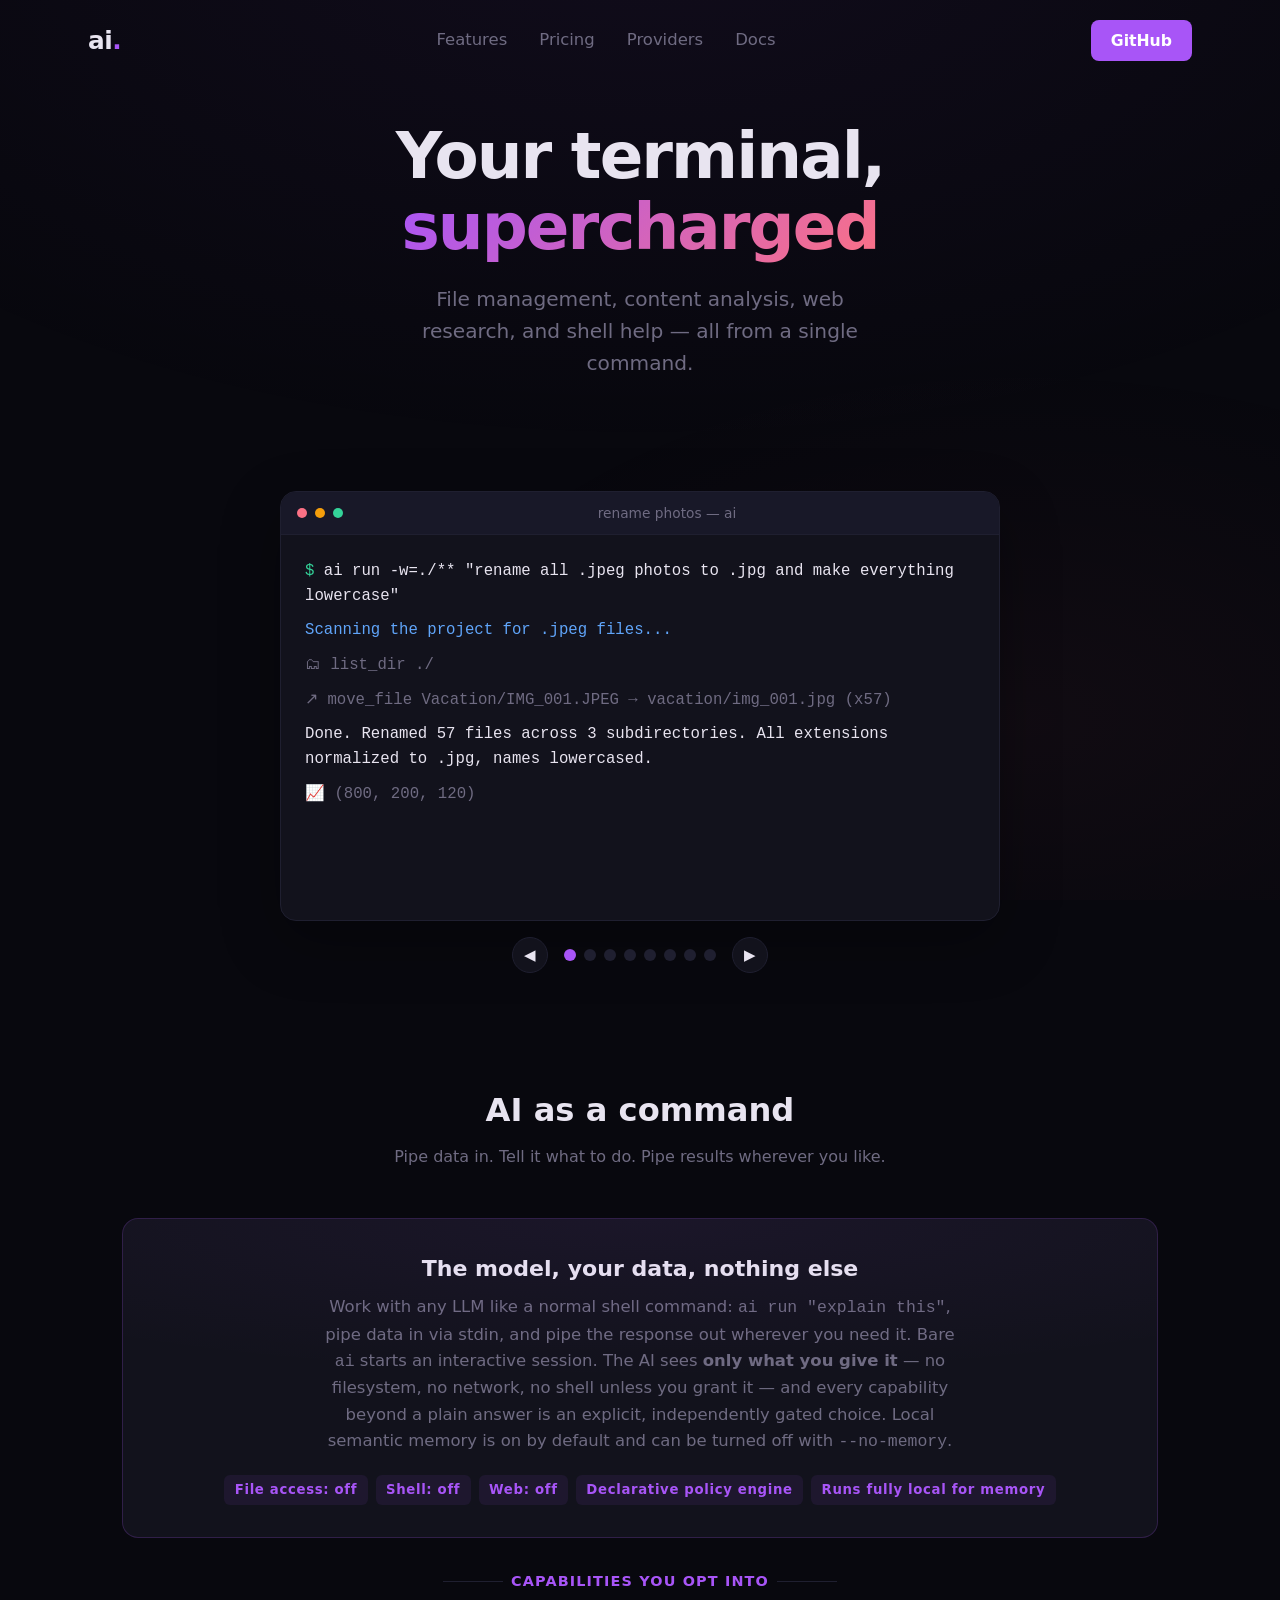
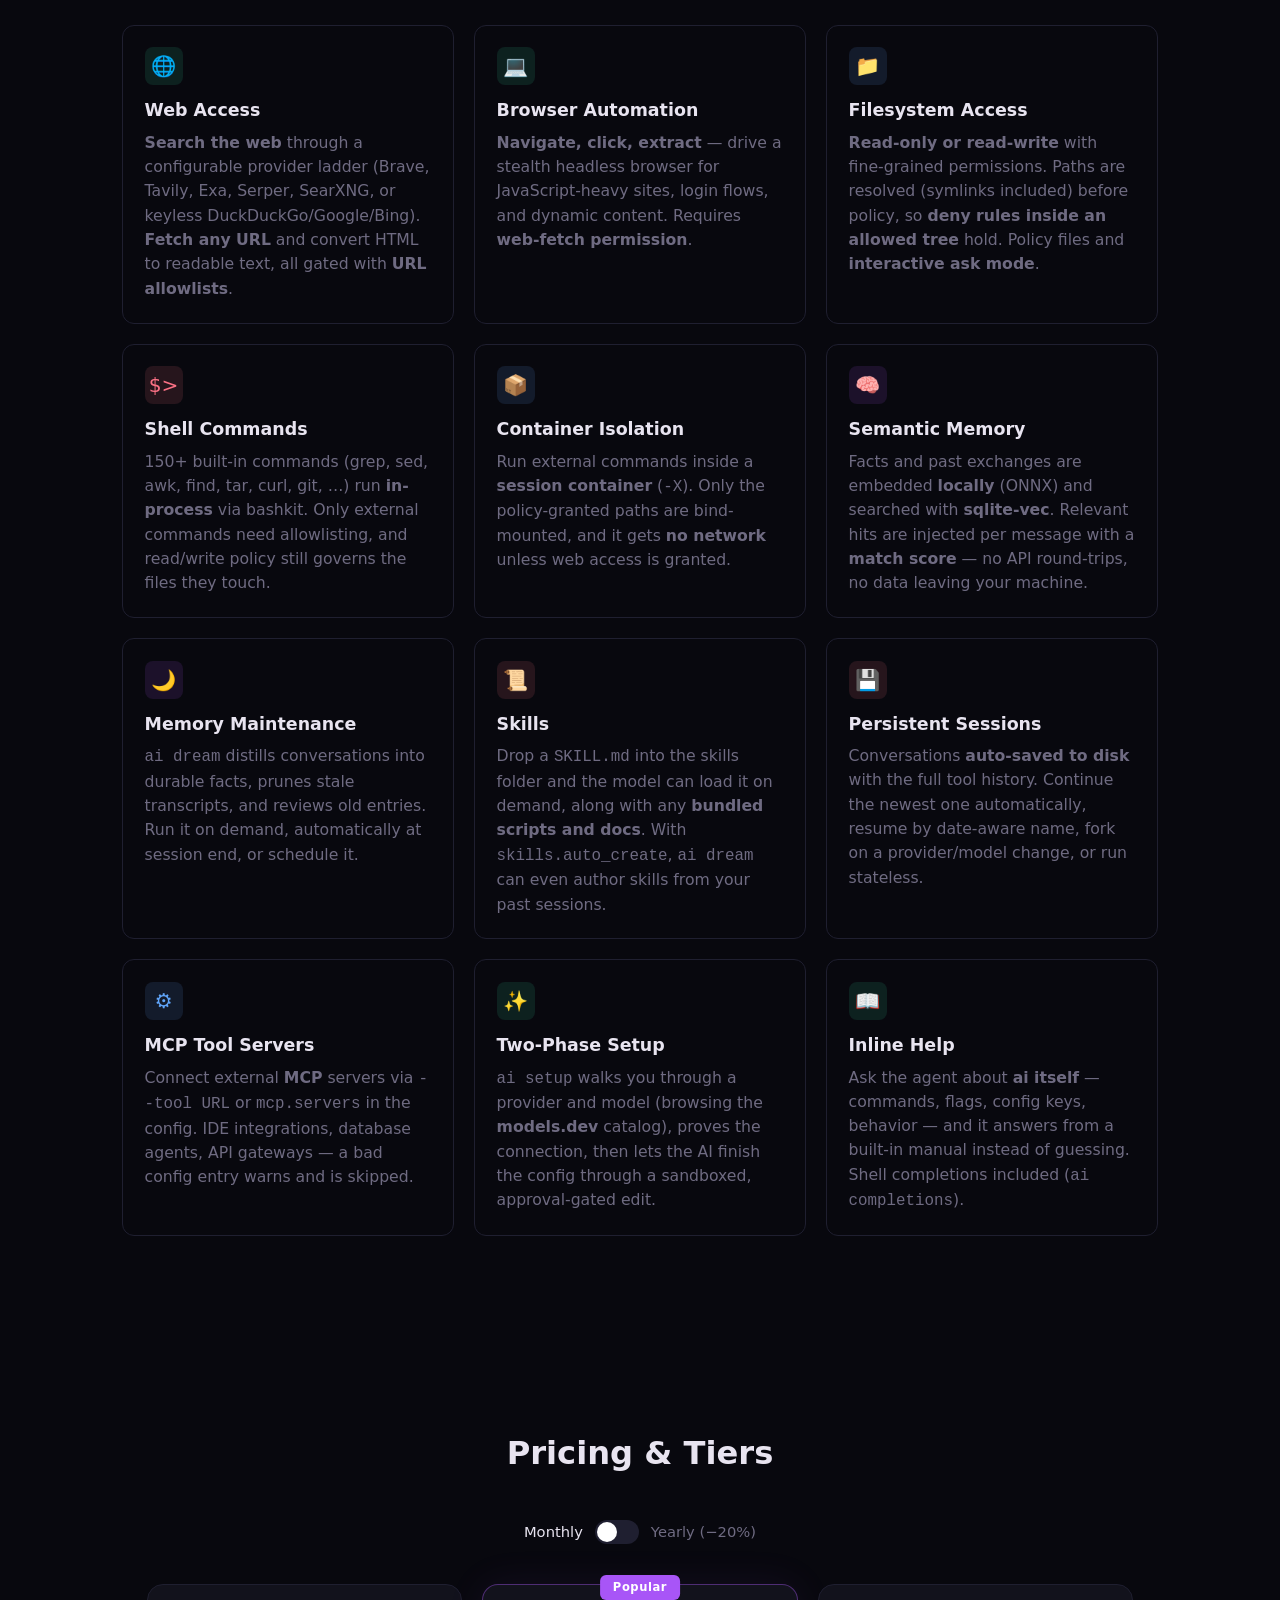
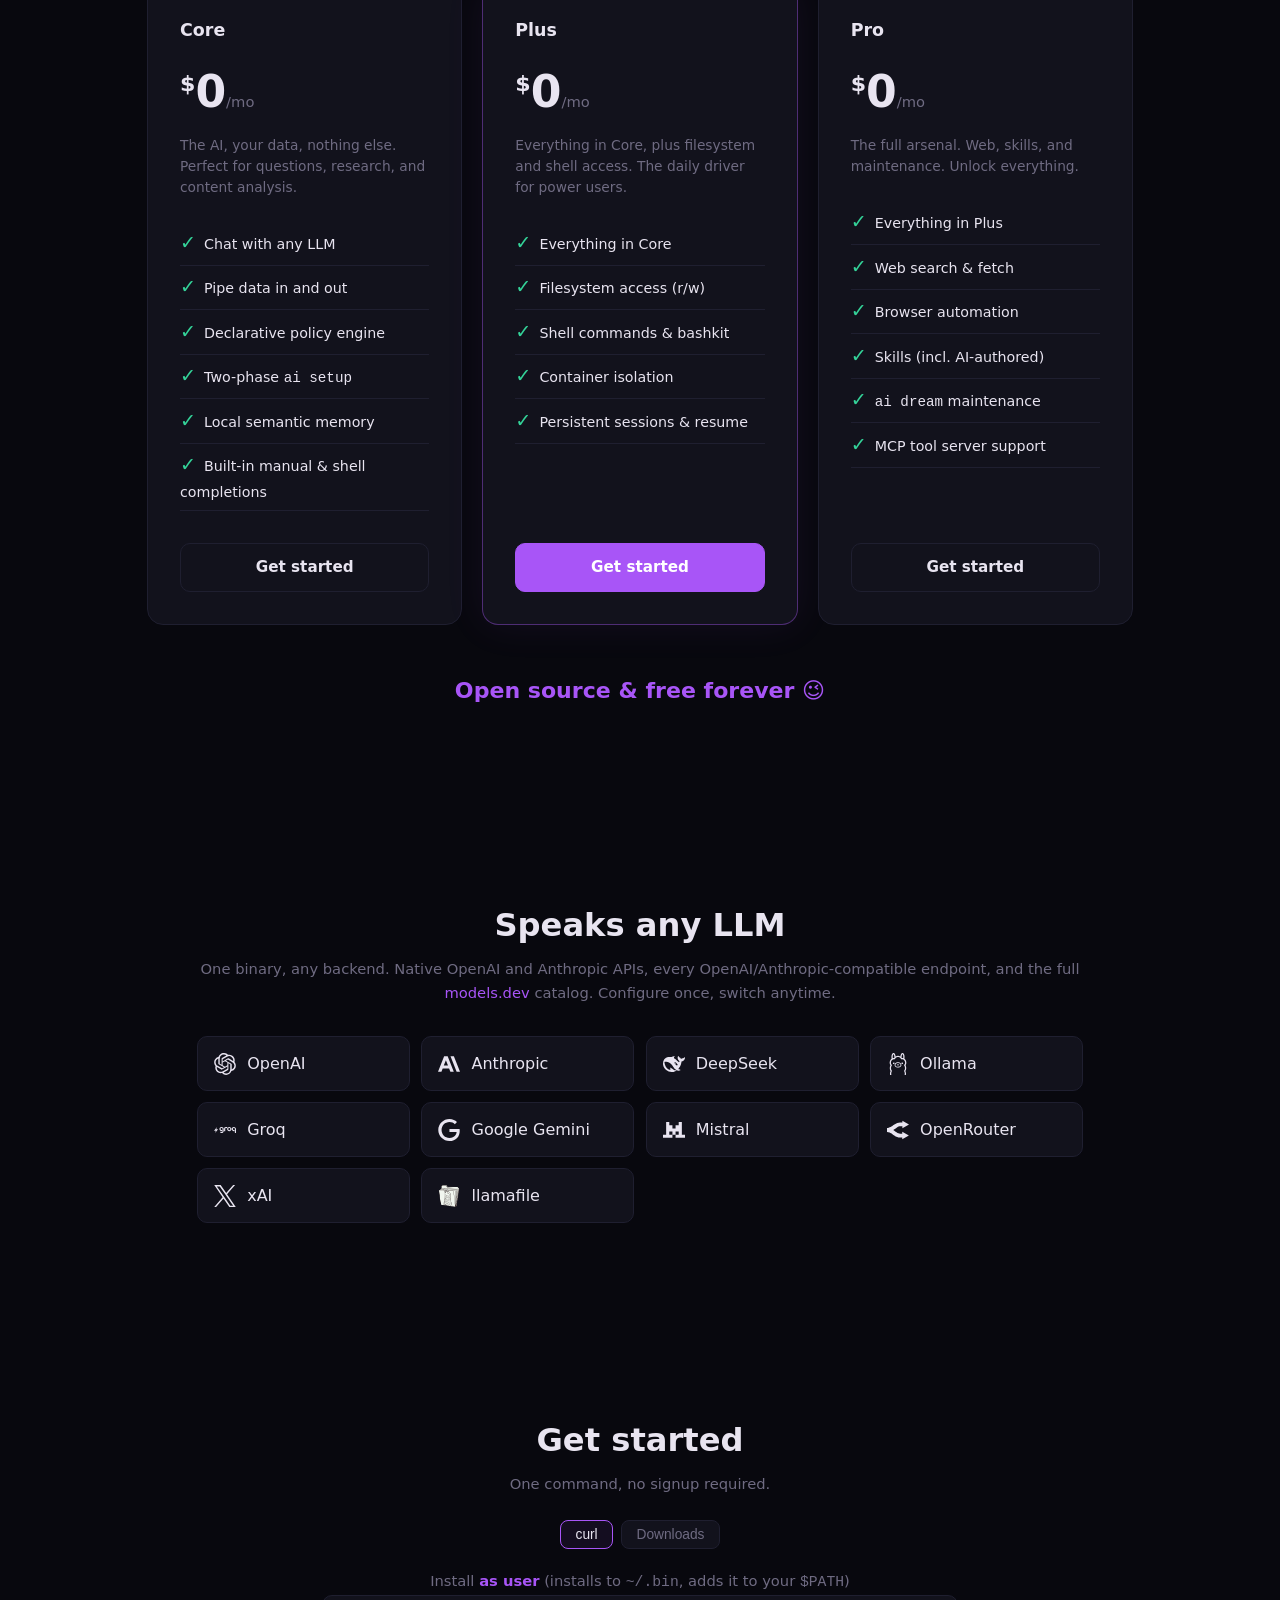
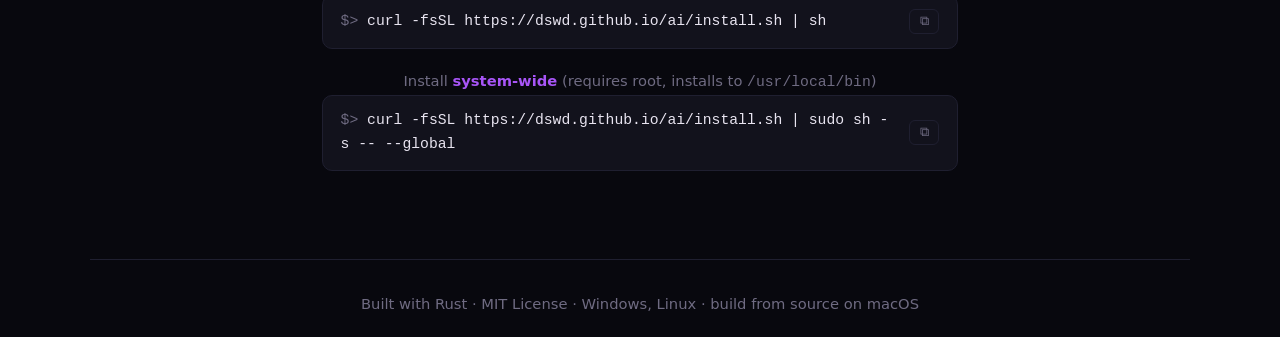
<file: index.html>
<!DOCTYPE html>
<html lang="en">
<head>
<meta charset="UTF-8">
<meta name="viewport" content="width=device-width, initial-scale=1.0">
<title>ai — Supercharge your terminal</title>
<link rel="stylesheet" href="css/style.css">
</head>
<body>
<div class="gradient-bg"></div>

<nav>
  <div class="logo">ai<span>.</span></div>
  <div class="nav-links">
    <a href="#features">Features</a>
    <a href="#pricing">Pricing</a>
    <a href="#providers">Providers</a>
    <a href="docs.html">Docs</a>
  </div>
  <a href="https://github.com/dswd/ai" class="nav-cta" target="_blank" rel="noopener">GitHub</a>
</nav>

<section class="hero">
  <h1>Your terminal, <span class="gradient-text">supercharged</span></h1>
  <p>File management, content analysis, web research, and shell help — all from a single command.</p>
</section>

<div class="demo">
  <div class="demo-track">
    <div class="demo-slides" id="demo-slides">
      <div class="demo-slide">
        <div class="demo-bar">
          <div class="dot r"></div><div class="dot y"></div><div class="dot g"></div>
          <div class="demo-url">rename photos — ai</div>
        </div>
        <div class="demo-body">
          <div class="demo-line"><span class="pr">$</span> <span class="in">ai run -w=./** "rename all .jpeg photos to .jpg and make everything lowercase"</span></div>
          <div class="demo-line"><span class="think">Scanning the project for .jpeg files...</span></div>
          <div class="demo-line"><span class="tool">🗂 list_dir ./</span></div>
          <div class="demo-line"><span class="tool">↗ move_file Vacation/IMG_001.JPEG → vacation/img_001.jpg <span class="dim">(x57)</span></span></div>
          <div class="demo-line"><span class="out">Done. Renamed 57 files across 3 subdirectories. All extensions normalized to .jpg, names lowercased.</span></div>
          <div class="demo-line"><span class="tool">📈 (800, 200, 120)</span></div>
        </div>
      </div>
      <div class="demo-slide">
        <div class="demo-bar">
          <div class="dot r"></div><div class="dot y"></div><div class="dot g"></div>
          <div class="demo-url">analyze document — ai</div>
        </div>
        <div class="demo-body">
          <div class="demo-line"><span class="pr">$</span> <span class="in">ai run -r=./ "summarize this 10-K filing for me"</span></div>
          <div class="demo-line"><span class="think">Extracting text from the SEC filing PDF...</span></div>
          <div class="demo-line"><span class="tool">👁 file_view sec-filings/10k-2025.pdf</span></div>
          <div class="demo-line"><span class="out">Apple Inc. fiscal year 2025 10-K filing:</span></div>
          <div class="demo-line"><span class="out">• Total revenue: $418B (+6% YoY), Services up to 28% of revenue</span></div>
          <div class="demo-line"><span class="out">• R&D spending rose 12% to $34B. 164,000 employees.</span></div>
          <div class="demo-line"><span class="tool">📈 (2.1k, 600, 400)</span></div>
        </div>
      </div>
      <div class="demo-slide">
        <div class="demo-bar">
          <div class="dot r"></div><div class="dot y"></div><div class="dot g"></div>
          <div class="demo-url">shell help — ai</div>
        </div>
        <div class="demo-body">
          <div class="demo-line"><span class="pr">$</span> <span class="in">ai run -r=./ "find all git repos in ~/projects that have unpushed commits over a week old"</span></div>
          <div class="demo-line"><span class="think">I'll find every git working tree and check its status against the remote...</span></div>
          <div class="demo-line"><span class="tool">🚀 execute find ~/projects -name .git -type d -exec sh -c 'cd ...' _ {} \;</span></div>
          <div class="demo-line"><span class="out">Here's a one-liner that lists stale branches with unpushed commits in every repo under ~/projects, sorted by age:</span></div>
          <div class="demo-line"><span class="out">find ~/projects -name .git -type d -exec sh -c 'cd "$(dirname "$1")" && git log --oneline @{u}..' _ {} \;</span></div>
          <div class="demo-line"><span class="tool">📈 (400, 200, 600)</span></div>
        </div>
      </div>
      <div class="demo-slide">
        <div class="demo-bar">
          <div class="dot r"></div><div class="dot y"></div><div class="dot g"></div>
          <div class="demo-url">find a deal — ai</div>
        </div>
        <div class="demo-body">
          <div class="demo-line"><span class="pr">$</span> <span class="in">ai run --web "find the best price on a refurbished ThinkPad X1 Carbon Gen 11"</span></div>
          <div class="demo-line"><span class="think">Searching across refurbished electronics marketplaces...</span></div>
          <div class="demo-line"><span class="tool">🌐 web_search "refurbished ThinkPad X1 Carbon Gen 11 price best deal"</span></div>
          <div class="demo-line"><span class="tool">🌐 web_fetch https://backmarket.com/thinkpad-x1-carbon...</span></div>
          <div class="demo-line"><span class="out">Best deals right now on a Gen 11 (16GB/512GB):</span></div>
          <div class="demo-line"><span class="out">• Back Market — $749 (Grade A, 1yr warranty)</span></div>
          <div class="demo-line"><span class="out">• eBay Certified — $689 (Grade B, 30-day returns)</span></div>
          <div class="demo-line"><span class="out">• Amazon Renewed — $799 (Grade A, 32GB/1TB)</span></div>
          <div class="demo-line"><span class="tool">📈 (600, 300, 500)</span></div>
        </div>
      </div>
      <div class="demo-slide">
        <div class="demo-bar">
          <div class="dot r"></div><div class="dot y"></div><div class="dot g"></div>
          <div class="demo-url">work recap — ai</div>
        </div>
        <div class="demo-body">
          <div class="demo-line"><span class="pr">$</span> <span class="in">ai run -x git "what did the team ship this week?"</span></div>
          <div class="demo-line"><span class="think">Pulling commit history and diff stats for the last 7 days...</span></div>
          <div class="demo-line"><span class="tool">🚀 execute git log -n50 --pretty=short</span></div>
          <div class="demo-line"><span class="out">This week: 3 features landed, 11 bugs fixed across 5 repos.</span></div>
          <div class="demo-line"><span class="out">• Rate-limiter middleware (alex, 8 commits)</span></div>
          <div class="demo-line"><span class="out">• Dark mode in settings panel (jess, 12 commits)</span></div>
          <div class="demo-line"><span class="out">• Fixed WebSocket reconnect race (reza, 5 commits)</span></div>
          <div class="demo-line"><span class="tool">📈 (500, 200, 400)</span></div>
        </div>
      </div>
      <div class="demo-slide">
        <div class="demo-bar">
          <div class="dot r"></div><div class="dot y"></div><div class="dot g"></div>
          <div class="demo-url">scrape product — ai</div>
        </div>
        <div class="demo-body">
          <div class="demo-line"><span class="pr">$</span> <span class="in">ai run --web "get the specs and price of the MacBook Pro on apple.com"</span></div>
          <div class="demo-line"><span class="think">Launching headless browser to extract product details...</span></div>
          <div class="demo-line"><span class="tool">💻 browser_navigate https://www.apple.com/macbook-pro/</span></div>
          <div class="demo-line"><span class="tool">💻 browser_get_element #specs</span></div>
          <div class="demo-line"><span class="out">MacBook Pro 16\": M4 Max, up to 128GB unified memory, 36hr battery</span></div>
          <div class="demo-line"><span class="out">• Starting at $2,499 · 512GB SSD standard</span></div>
          <div class="demo-line"><span class="tool">📈 (600, 200, 300)</span></div>
        </div>
      </div>
      <div class="demo-slide">
        <div class="demo-bar">
          <div class="dot r"></div><div class="dot y"></div><div class="dot g"></div>
          <div class="demo-url">recall context — ai</div>
        </div>
        <div class="demo-body">
          <div class="demo-line"><span class="pr">$</span> <span class="in">ai run "how does our API want request payloads formatted?"</span></div>
          <div class="demo-line"><span class="tool">🧠 from memory (score 0.86): the API uses snake_case JSON bodies</span></div>
          <div class="demo-line"><span class="tool">🧠 from transcript 2026-09-12_backend (score 0.81): pagination is page / per_page</span></div>
          <div class="demo-line"><span class="out">Request bodies are JSON in snake_case, and pagination uses <code>page</code> and <code>per_page</code>.</span></div>
          <div class="demo-line"><span class="tool">📈 (300, 120, 180)</span></div>
        </div>
      </div>
      <div class="demo-slide">
        <div class="demo-bar">
          <div class="dot r"></div><div class="dot y"></div><div class="dot g"></div>
          <div class="demo-url">release skill — ai</div>
        </div>
        <div class="demo-body">
          <div class="demo-line"><span class="pr">$</span> <span class="in">ai run -r=./ -w=./ "cut a release"</span></div>
          <div class="demo-line"><span class="tool">📖 load_skill release</span></div>
          <div class="demo-line"><span class="dim">  bundled: scripts/bump.sh, docs/RELEASE.md</span></div>
          <div class="demo-line"><span class="out">Following the release skill: bumped the version, updated the changelog, committed and tagged.</span></div>
          <div class="demo-line"><span class="tool">🚀 execute git tag v0.5.1</span></div>
          <div class="demo-line"><span class="tool">📈 (500, 250, 220)</span></div>
        </div>
      </div>
    </div>
  </div>
  <div class="demo-nav">
    <button onclick="demoPrev()">&#x25C0;</button>
    <div class="demo-dots" id="demo-dots"></div>
    <button onclick="demoNext()">&#x25B6;</button>
  </div>
</div>

<section class="features" id="features">
  <h2>AI as a command</h2>
  <p class="sub">Pipe data in. Tell it what to do. Pipe results wherever you like.</p>

  <div class="core-card">
    <h3>The model, your data, nothing else</h3>
    <p>Work with any LLM like a normal shell command: <code>ai run "explain this"</code>, pipe data in via stdin, and pipe the response out wherever you need it. Bare <code>ai</code> starts an interactive session. The AI sees <strong>only what you give it</strong> — no filesystem, no network, no shell unless you grant it — and every capability beyond a plain answer is an explicit, independently gated choice. Local semantic memory is on by default and can be turned off with <code>--no-memory</code>.</p>
    <div class="core-badges">
      <span>File access: off</span>
      <span>Shell: off</span>
      <span>Web: off</span>
      <span>Declarative policy engine</span>
      <span>Runs fully local for memory</span>
    </div>
  </div>

  <div class="opt-connector">Capabilities you opt into</div>

  <div class="opt-grid">
    <div class="opt-card">
      <div class="icon icon-green">&#x1f310;</div>
      <h3>Web Access</h3>
      <p><strong>Search the web</strong> through a configurable provider ladder (Brave, Tavily, Exa, Serper, SearXNG, or keyless DuckDuckGo/Google/Bing). <strong>Fetch any URL</strong> and convert HTML to readable text, all gated with <strong>URL allowlists</strong>.</p>
    </div>
    <div class="opt-card">
      <div class="icon icon-green">&#x1f4bb;</div>
      <h3>Browser Automation</h3>
      <p><strong>Navigate, click, extract</strong> — drive a stealth headless browser for JavaScript-heavy sites, login flows, and dynamic content. Requires <strong>web-fetch permission</strong>.</p>
    </div>
    <div class="opt-card">
      <div class="icon icon-blue">&#x1f4c1;</div>
      <h3>Filesystem Access</h3>
      <p><strong>Read-only or read-write</strong> with fine-grained permissions. Paths are resolved (symlinks included) before policy, so <strong>deny rules inside an allowed tree</strong> hold. Policy files and <strong>interactive ask mode</strong>.</p>
    </div>
    <div class="opt-card">
      <div class="icon icon-rose">$&gt;</div>
      <h3>Shell Commands</h3>
      <p>150+ built-in commands (grep, sed, awk, find, tar, curl, git, …) run <strong>in-process</strong> via bashkit. Only external commands need allowlisting, and read/write policy still governs the files they touch.</p>
    </div>
    <div class="opt-card">
      <div class="icon icon-blue">&#x1f4e6;</div>
      <h3>Container Isolation</h3>
      <p>Run external commands inside a <strong>session container</strong> (<code>-X</code>). Only the policy-granted paths are bind-mounted, and it gets <strong>no network</strong> unless web access is granted.</p>
    </div>
    <div class="opt-card">
      <div class="icon icon-purple">&#x1f9e0;</div>
      <h3>Semantic Memory</h3>
      <p>Facts and past exchanges are embedded <strong>locally</strong> (ONNX) and searched with <strong>sqlite-vec</strong>. Relevant hits are injected per message with a <strong>match score</strong> — no API round-trips, no data leaving your machine.</p>
    </div>
    <div class="opt-card">
      <div class="icon icon-purple">&#x1f319;</div>
      <h3>Memory Maintenance</h3>
      <p><code>ai dream</code> distills conversations into durable facts, prunes stale transcripts, and reviews old entries. Run it on demand, automatically at session end, or schedule it.</p>
    </div>
    <div class="opt-card">
      <div class="icon icon-rose">&#x1f4dc;</div>
      <h3>Skills</h3>
      <p>Drop a <code>SKILL.md</code> into the skills folder and the model can load it on demand, along with any <strong>bundled scripts and docs</strong>. With <code>skills.auto_create</code>, <code>ai dream</code> can even author skills from your past sessions.</p>
    </div>
    <div class="opt-card">
      <div class="icon icon-rose">&#x1f4be;</div>
      <h3>Persistent Sessions</h3>
      <p>Conversations <strong>auto-saved to disk</strong> with the full tool history. Continue the newest one automatically, resume by date-aware name, fork on a provider/model change, or run stateless.</p>
    </div>
    <div class="opt-card">
      <div class="icon icon-blue">&#x2699;&#xfe0f;</div>
      <h3>MCP Tool Servers</h3>
      <p>Connect external <strong>MCP</strong> servers via <code>--tool URL</code> or <code>mcp.servers</code> in the config. IDE integrations, database agents, API gateways — a bad config entry warns and is skipped.</p>
    </div>
    <div class="opt-card">
      <div class="icon icon-green">&#x2728;</div>
      <h3>Two-Phase Setup</h3>
      <p><code>ai setup</code> walks you through a provider and model (browsing the <strong>models.dev</strong> catalog), proves the connection, then lets the AI finish the config through a sandboxed, approval-gated edit.</p>
    </div>
    <div class="opt-card">
      <div class="icon icon-green">&#x1f4d6;</div>
      <h3>Inline Help</h3>
      <p>Ask the agent about <strong>ai itself</strong> — commands, flags, config keys, behavior — and it answers from a built-in manual instead of guessing. Shell completions included (<code>ai completions</code>).</p>
    </div>
  </div>
</section>

<section class="pricing" id="pricing">
  <h2>Pricing &amp; Tiers</h2>
  <p class="sub"></p>

  <div class="billing-toggle">
    <span id="billing-monthly" class="active">Monthly</span>
    <div class="toggle-switch" onclick="toggleBilling()" role="switch" tabindex="0">
      <span class="toggle-knob"></span>
    </div>
    <span id="billing-yearly">Yearly <span class="discount">(&minus;20%)</span></span>
  </div>

  <div class="price-grid">
    <div class="price-card">
      <div class="price-name">Core</div>
      <div class="price-amount"><span class="currency">$</span>0<span class="period">/mo</span></div>
      <p class="price-desc">The AI, your data, nothing else. Perfect for questions, research, and content analysis.</p>
      <ul class="price-features">
        <li>Chat with any LLM</li>
        <li>Pipe data in and out</li>
        <li>Declarative policy engine</li>
        <li>Two-phase <code>ai setup</code></li>
        <li>Local semantic memory</li>
        <li>Built-in manual &amp; shell completions</li>
      </ul>
      <a href="#install" class="price-btn">Get started</a>
    </div>

    <div class="price-card featured">
      <div class="price-badge">Popular</div>
      <div class="price-name">Plus</div>
      <div class="price-amount"><span class="currency">$</span>0<span class="period">/mo</span></div>
      <p class="price-desc">Everything in Core, plus filesystem and shell access. The daily driver for power users.</p>
      <ul class="price-features">
        <li>Everything in Core</li>
        <li>Filesystem access (r/w)</li>
        <li>Shell commands &amp; bashkit</li>
        <li>Container isolation</li>
        <li>Persistent sessions &amp; resume</li>
      </ul>
      <a href="#install" class="price-btn primary">Get started</a>
    </div>

    <div class="price-card">
      <div class="price-name">Pro</div>
      <div class="price-amount"><span class="currency">$</span>0<span class="period">/mo</span></div>
      <p class="price-desc">The full arsenal. Web, skills, and maintenance. Unlock everything.</p>
      <ul class="price-features">
        <li>Everything in Plus</li>
        <li>Web search &amp; fetch</li>
        <li>Browser automation</li>
        <li>Skills (incl. AI-authored)</li>
        <li><code>ai dream</code> maintenance</li>
        <li>MCP tool server support</li>
      </ul>
      <a href="#install" class="price-btn">Get started</a>
    </div>
  </div>

  <p class="price-punchline">Open source &amp; free forever &#x1f609;</p>
</section>

<section class="providers" id="providers">
  <h2>Speaks any LLM</h2>
  <p class="sub">One binary, any backend. Native OpenAI and Anthropic APIs, every OpenAI/Anthropic-compatible endpoint, and the full <a href="https://models.dev" target="_blank" rel="noopener">models.dev</a> catalog. Configure once, switch anytime.</p>

  <div class="prov-grid">
    <a href="https://platform.openai.com" class="prov-card" target="_blank" rel="noopener">
      <img src="logos/openai.svg" alt=""> OpenAI
    </a>
    <a href="https://anthropic.com" class="prov-card" target="_blank" rel="noopener">
      <img src="logos/anthropic.svg" alt=""> Anthropic
    </a>
    <a href="https://deepseek.com" class="prov-card" target="_blank" rel="noopener">
      <img src="logos/deepseek.svg" alt=""> DeepSeek
    </a>
    <a href="https://ollama.com" class="prov-card" target="_blank" rel="noopener">
      <img src="logos/ollama.svg" alt=""> Ollama
    </a>
    <a href="https://groq.com" class="prov-card" target="_blank" rel="noopener">
      <img src="logos/groq.svg" alt=""> Groq
    </a>
    <a href="https://ai.google.dev" class="prov-card" target="_blank" rel="noopener">
      <img src="logos/google.svg" alt=""> Google Gemini
    </a>
    <a href="https://mistral.ai" class="prov-card" target="_blank" rel="noopener">
      <img src="logos/mistral.svg" alt=""> Mistral
    </a>
    <a href="https://openrouter.ai" class="prov-card" target="_blank" rel="noopener">
      <img src="logos/openrouter.svg" alt=""> OpenRouter
    </a>
    <a href="https://x.ai" class="prov-card" target="_blank" rel="noopener">
      <img src="logos/x.svg" alt=""> xAI
    </a>
    <a href="https://github.com/Mozilla-Ocho/llamafile" class="prov-card" target="_blank" rel="noopener">
      <img src="logos/llamafile.png" alt=""> llamafile
    </a>
  </div>
</section>

<section class="install" id="install">
  <h2>Get started</h2>
  <p class="sub">One command, no signup required.</p>

  <div class="install-tabs">
    <button class="install-tab active" onclick="switchTab('curl')">curl</button>
    <button class="install-tab" onclick="switchTab('dl')">Downloads</button>
  </div>

  <div class="install-pane active" id="pane-curl">
    <p class="install-label">Install <strong>as user</strong> (installs to <code>~/.bin</code>, adds it to your <code>$PATH</code>)</p>
    <div class="install-cmd">
      <code><span class="prompt">$&gt;</span> curl -fsSL https://dswd.github.io/ai/install.sh | sh</code>
      <button class="copy-btn" onclick="copyCmd(this, 'curl -fsSL https://dswd.github.io/ai/install.sh | sh')">&#x29C9;</button>
    </div>
    <p class="install-label">Install <strong>system-wide</strong> (requires root, installs to <code>/usr/local/bin</code>)</p>
    <div class="install-cmd">
      <code><span class="prompt">$&gt;</span> curl -fsSL https://dswd.github.io/ai/install.sh | sudo sh -s -- --global</code>
      <button class="copy-btn" onclick="copyCmd(this, 'curl -fsSL https://dswd.github.io/ai/install.sh | sudo sh -s -- --global')">&#x29C9;</button>
    </div>
  </div>

  <div class="install-pane" id="pane-dl">
    <div class="dl-grid">
      <a href="https://github.com/dswd/ai/releases/latest/download/ai-linux-amd64" class="dl-link"><img src="logos/tux.svg" alt="" class="dl-icon"> Linux x86_64</a>
      <a href="https://github.com/dswd/ai/releases/latest/download/ai-linux-arm64" class="dl-link"><img src="logos/tux.svg" alt="" class="dl-icon"> Linux ARM64</a>
      <a href="https://github.com/dswd/ai/releases/latest/download/ai-windows-amd64.exe" class="dl-link"><img src="logos/windows.svg" alt="" class="dl-icon"> Windows x86_64</a>
    </div>
    <p style="color:var(--dim);font-size:0.83rem;text-align:center;margin-top:0.5rem;">Prebuilt binaries for Linux and Windows. On macOS, build from source (<code>cargo build --release</code>).</p>
  </div>
</section>

<footer>
  Built with Rust &middot; MIT License &middot; Windows, Linux &middot; build from source on macOS
</footer>
<script src="js/main.js"></script>
</body>
</html>
</file>
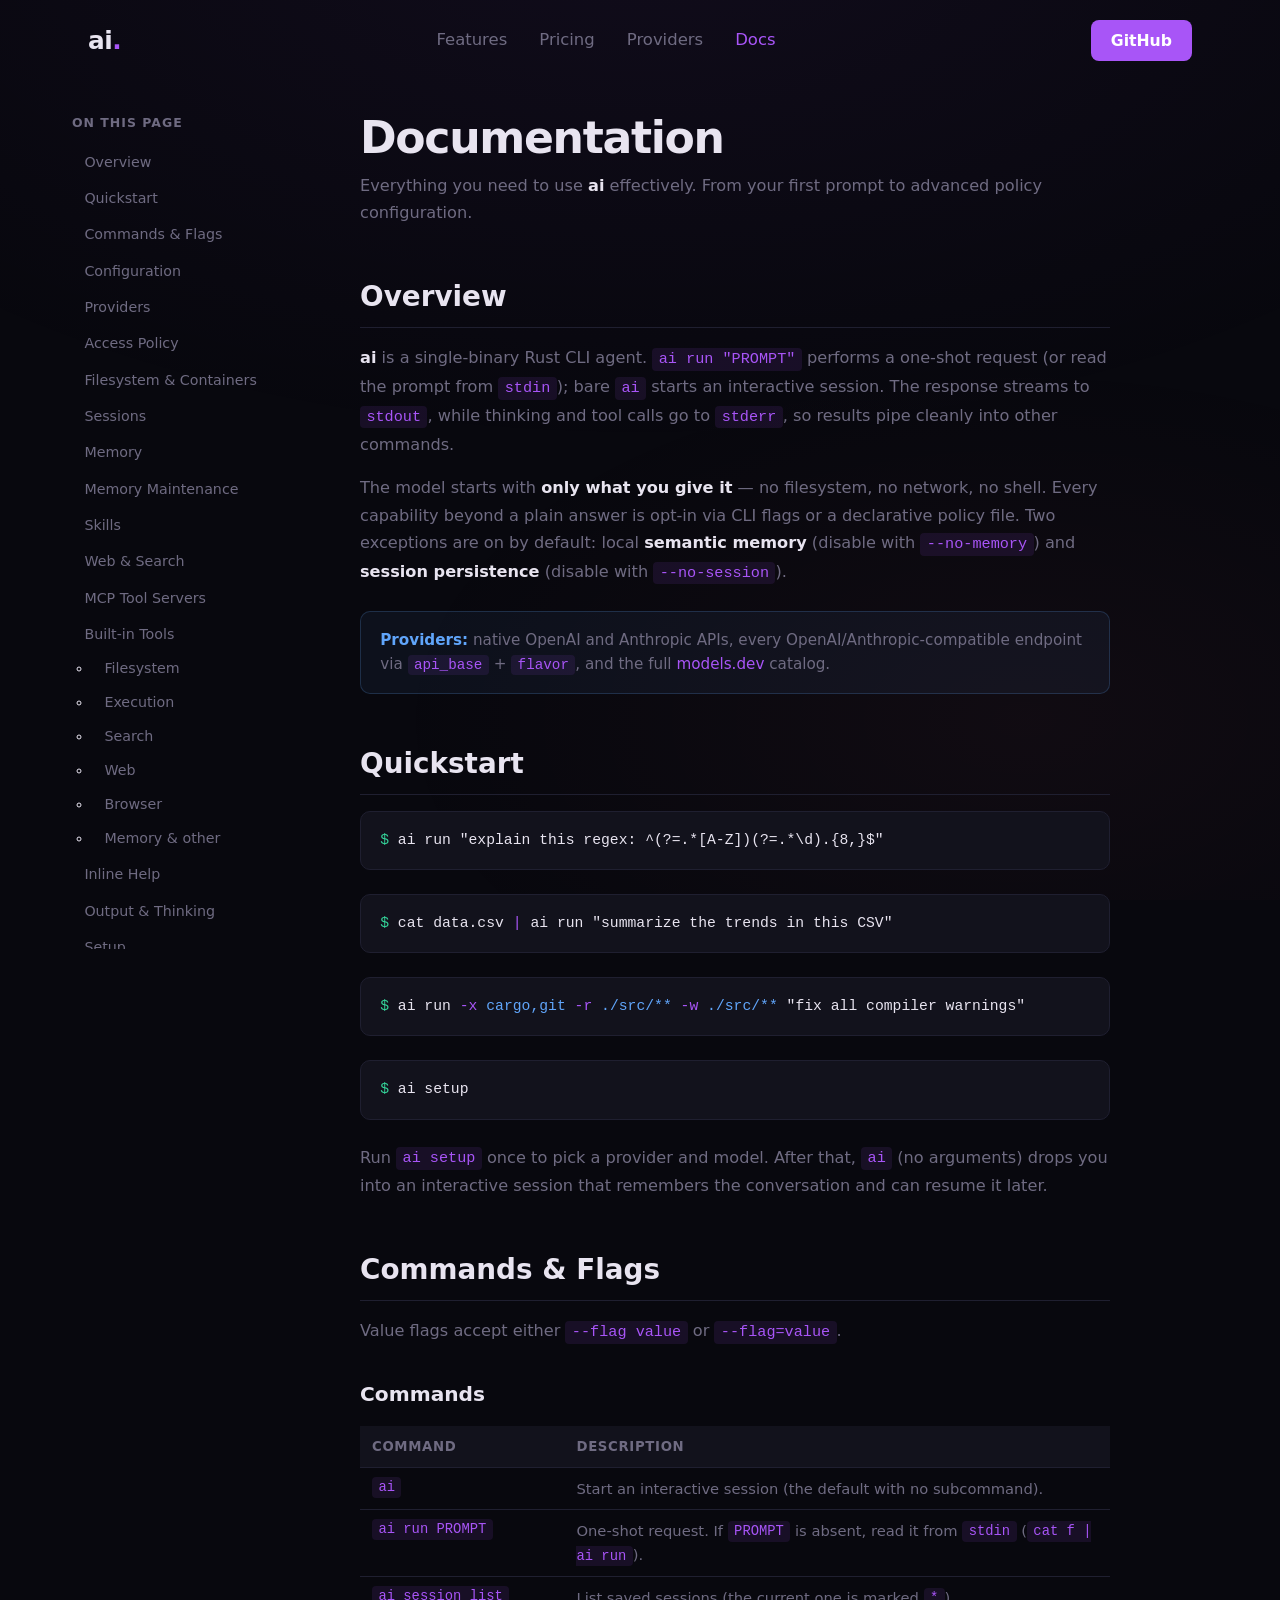
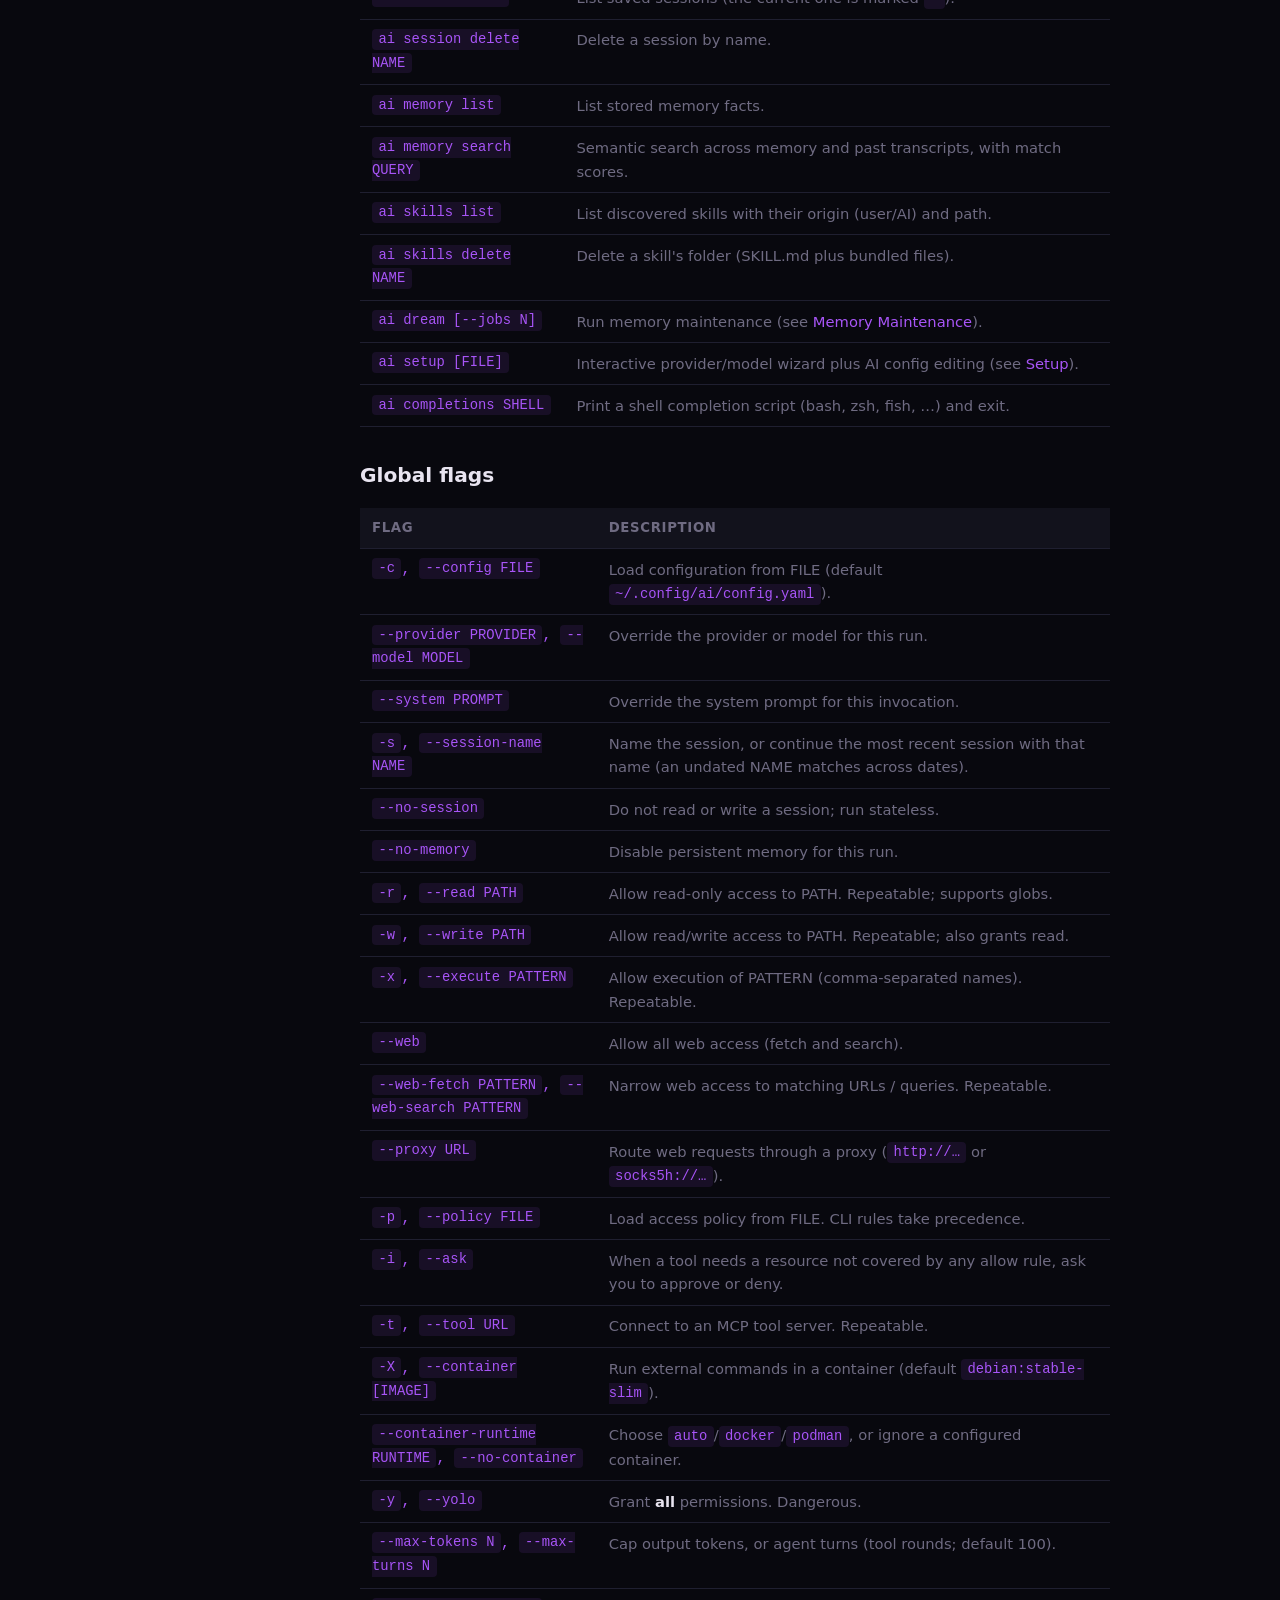
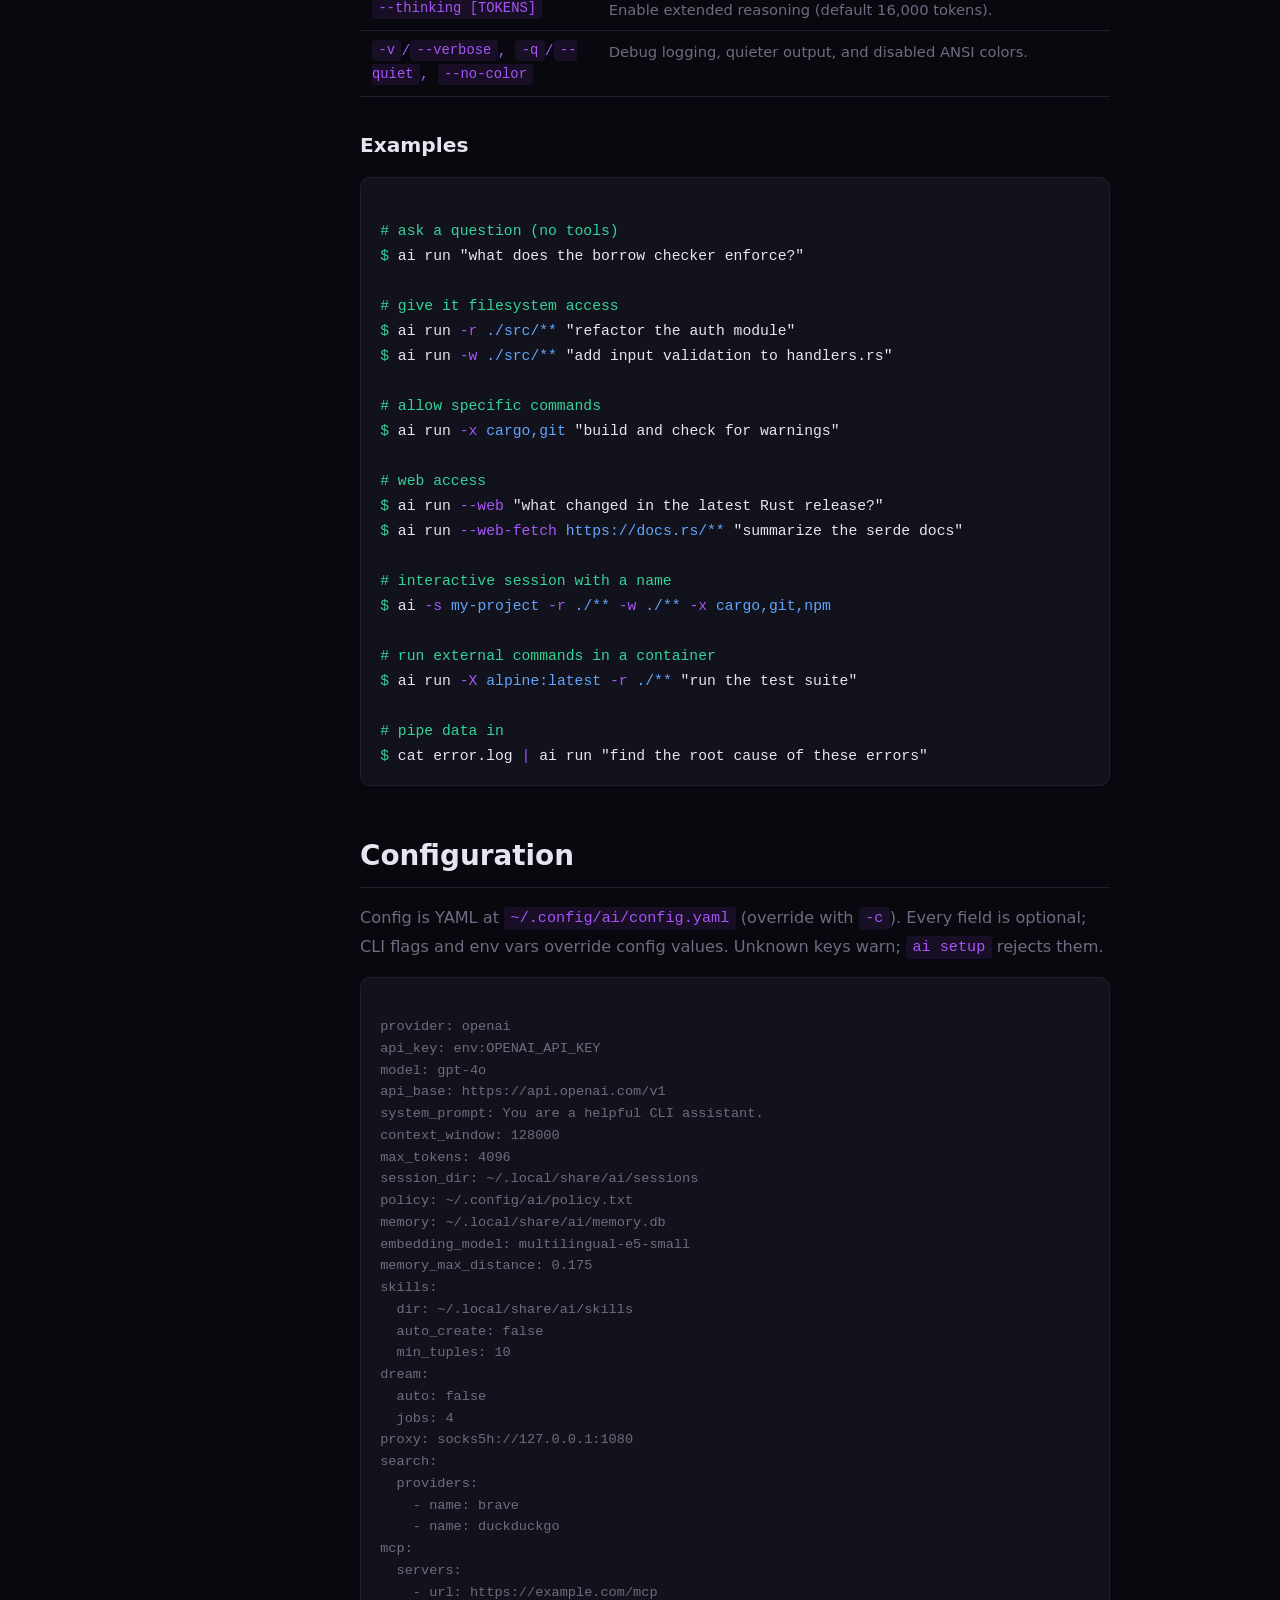
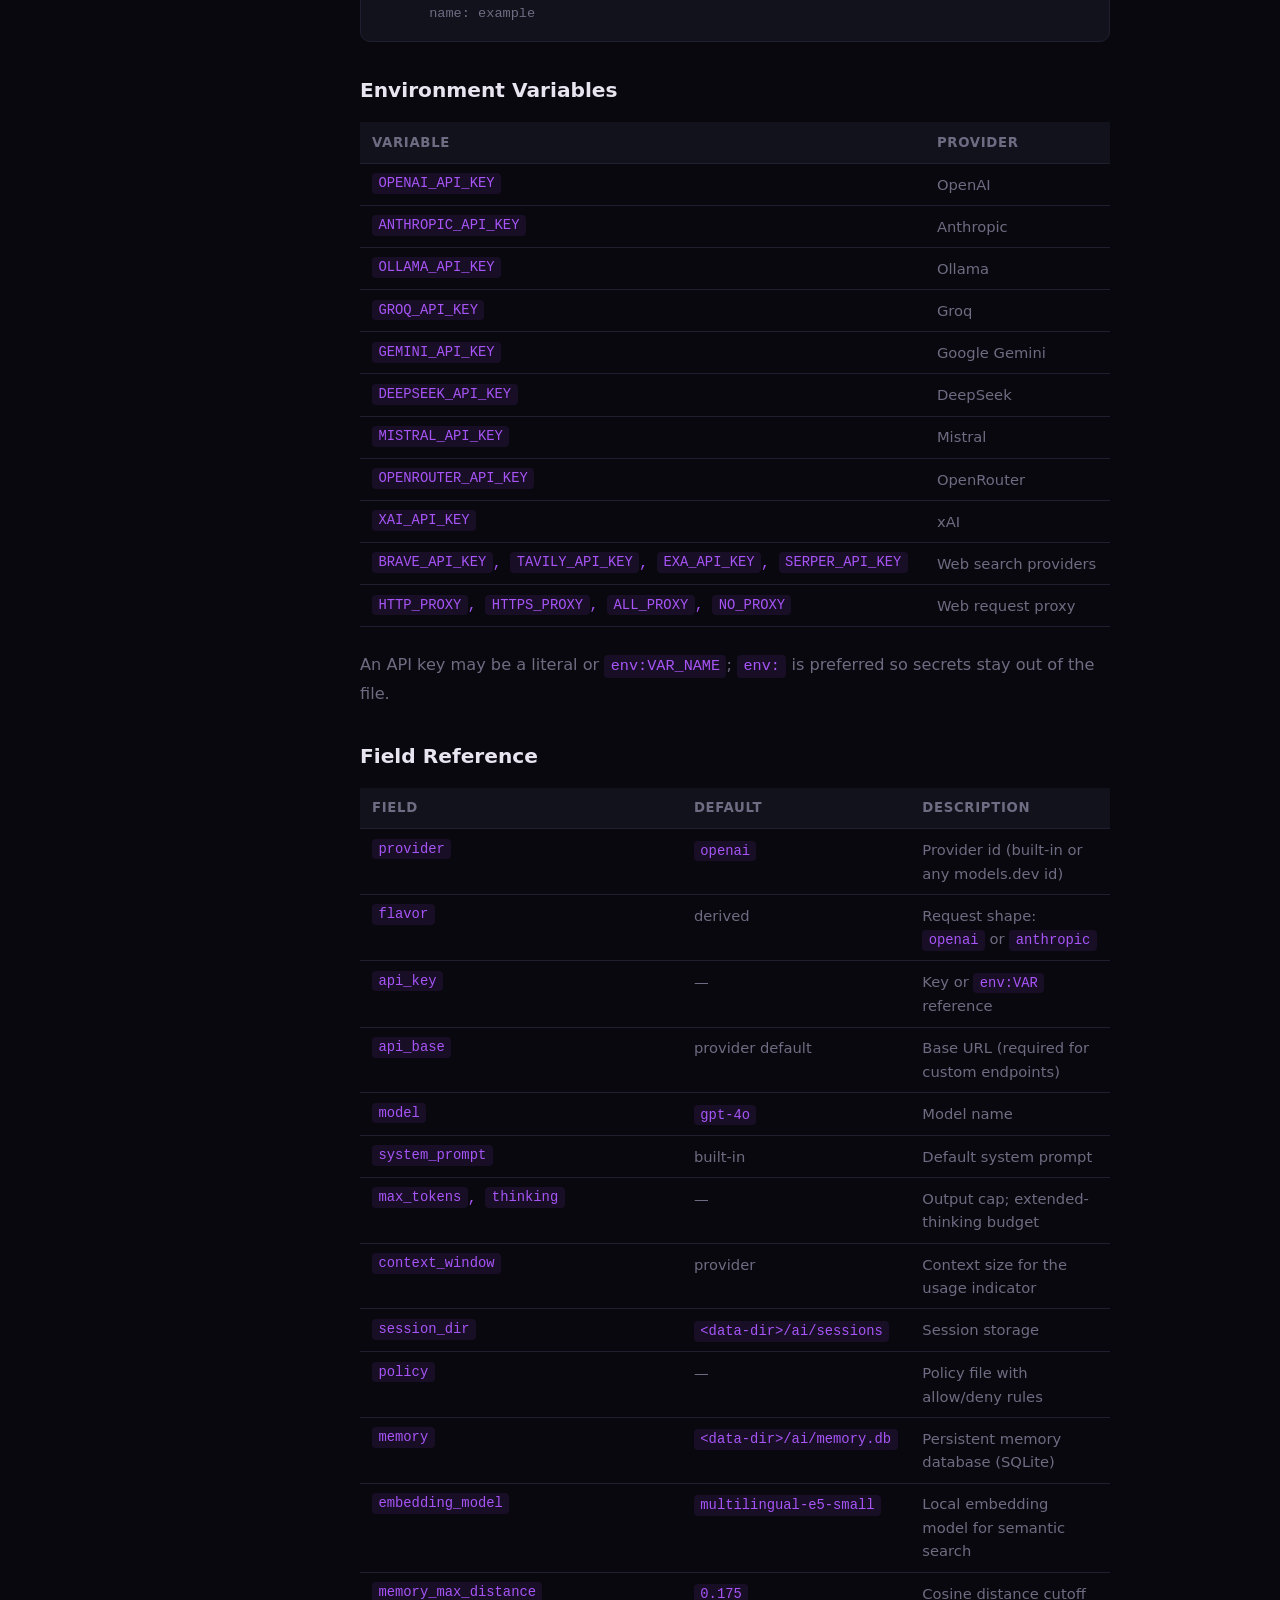
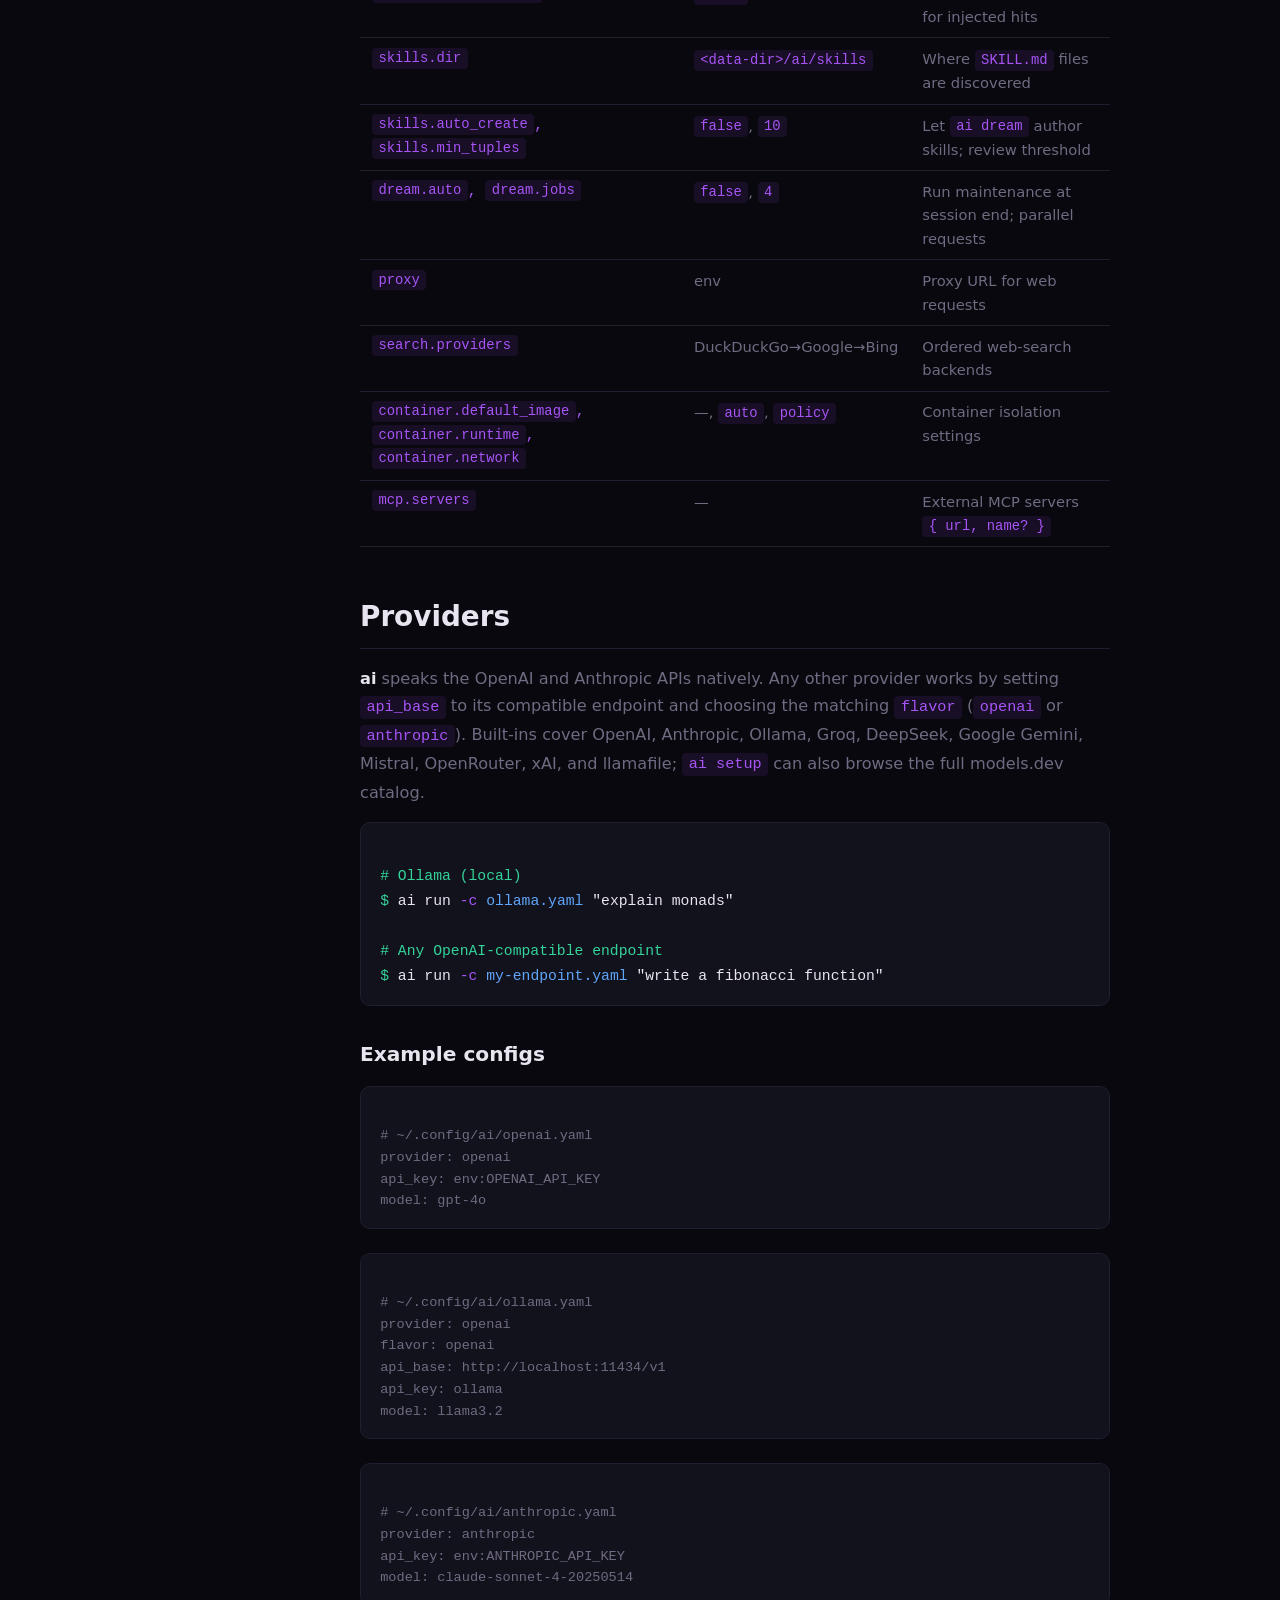
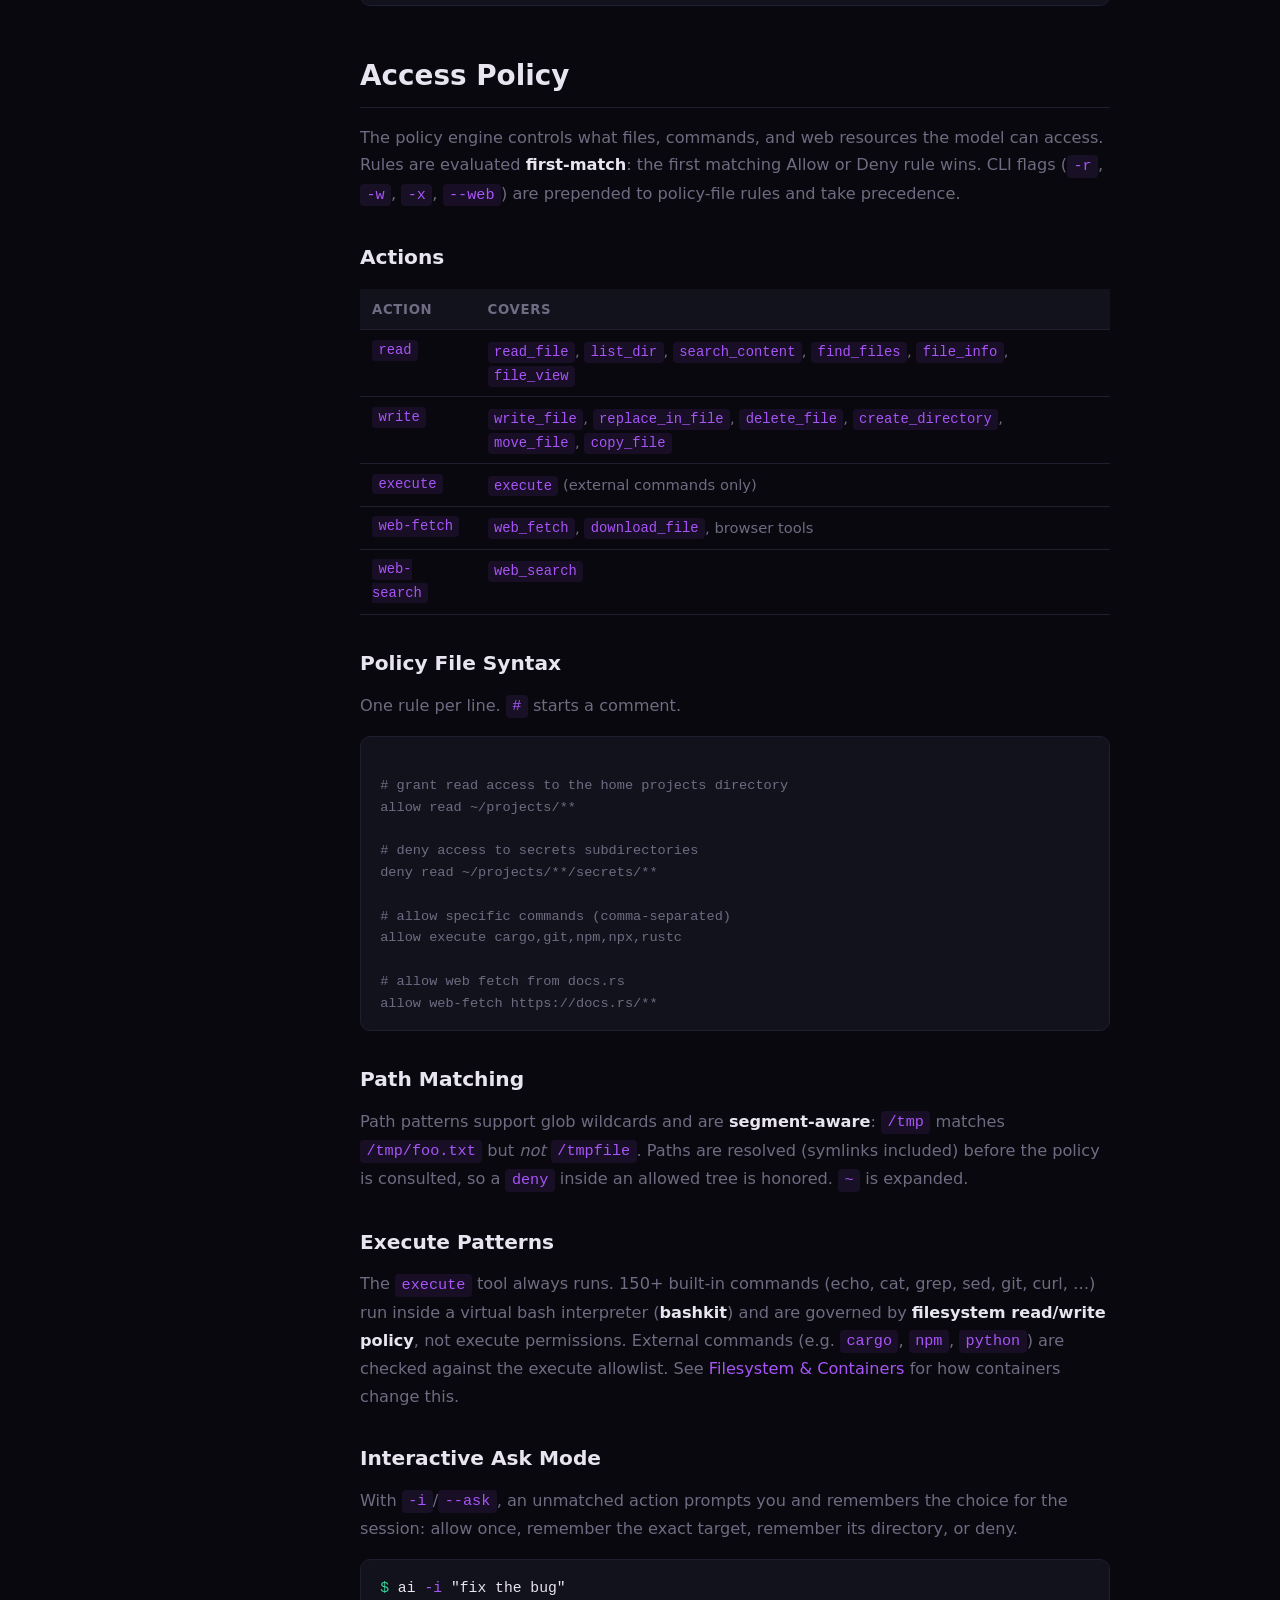
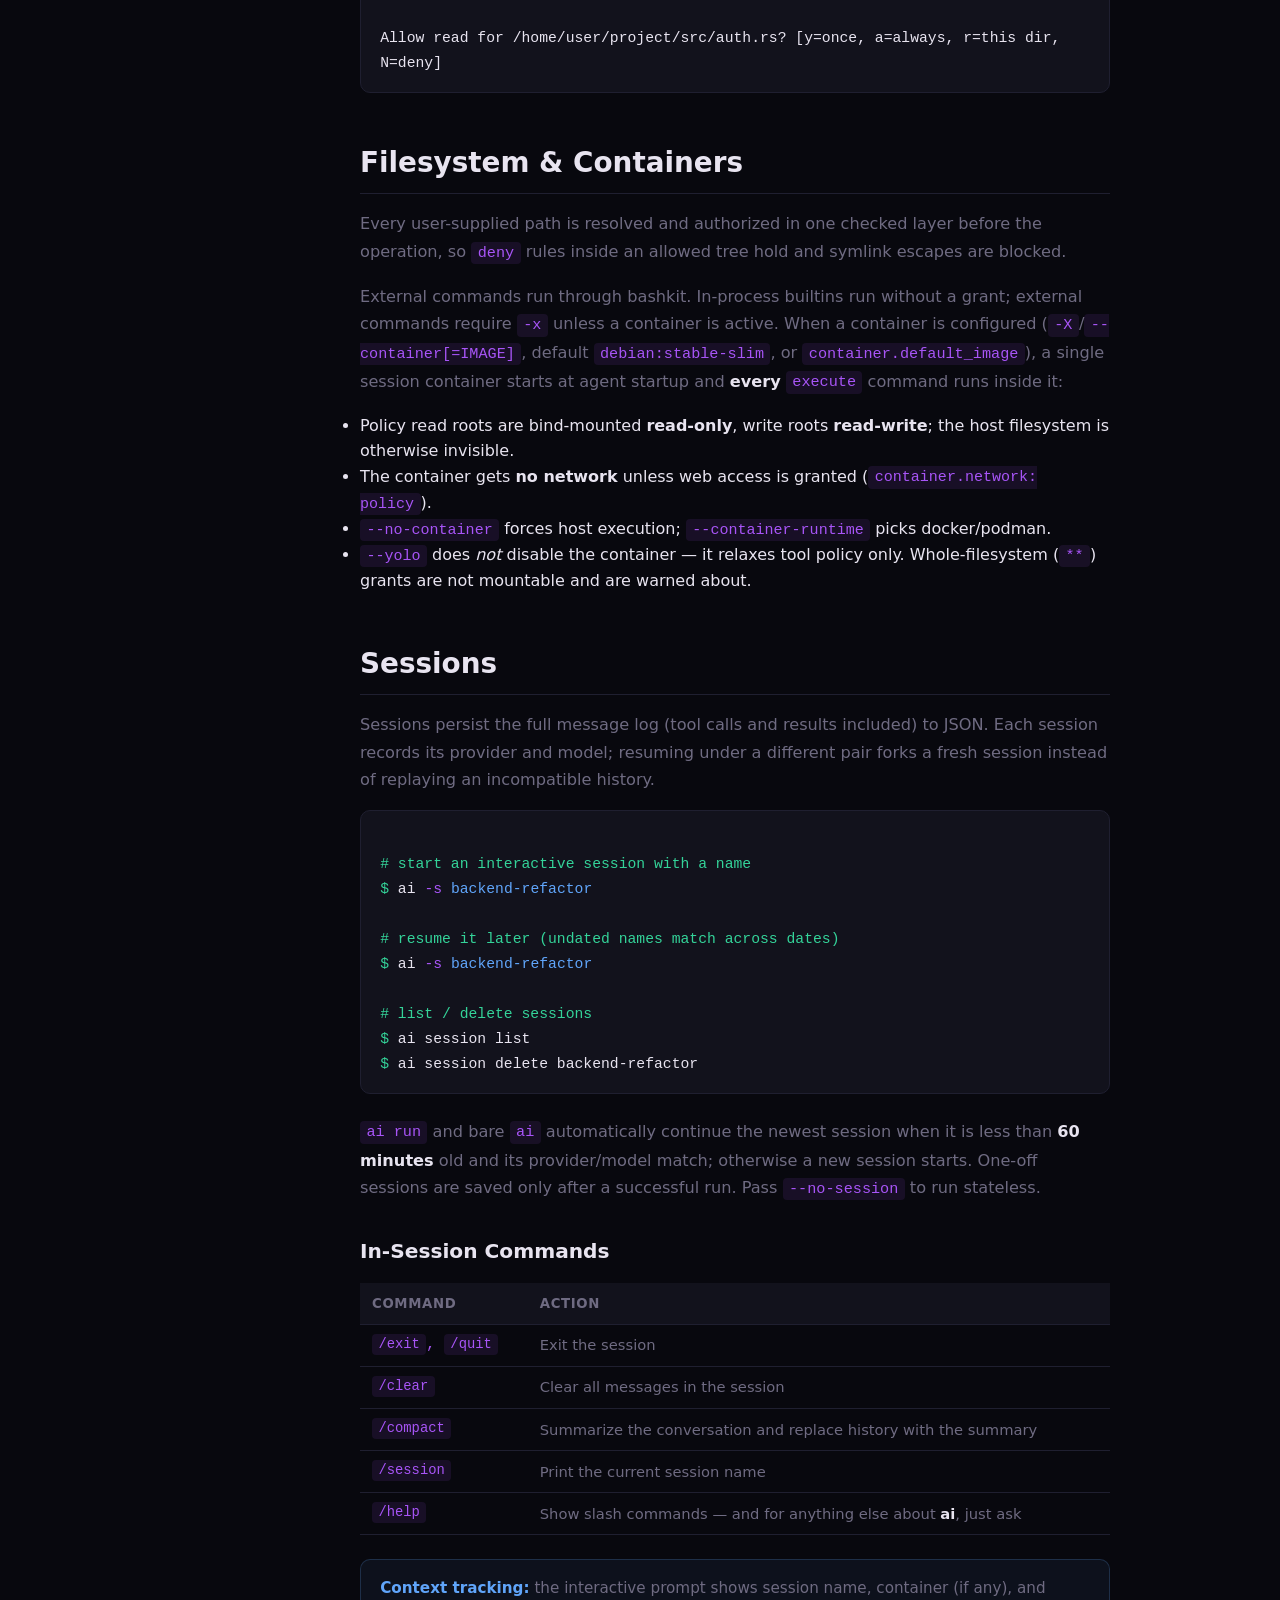
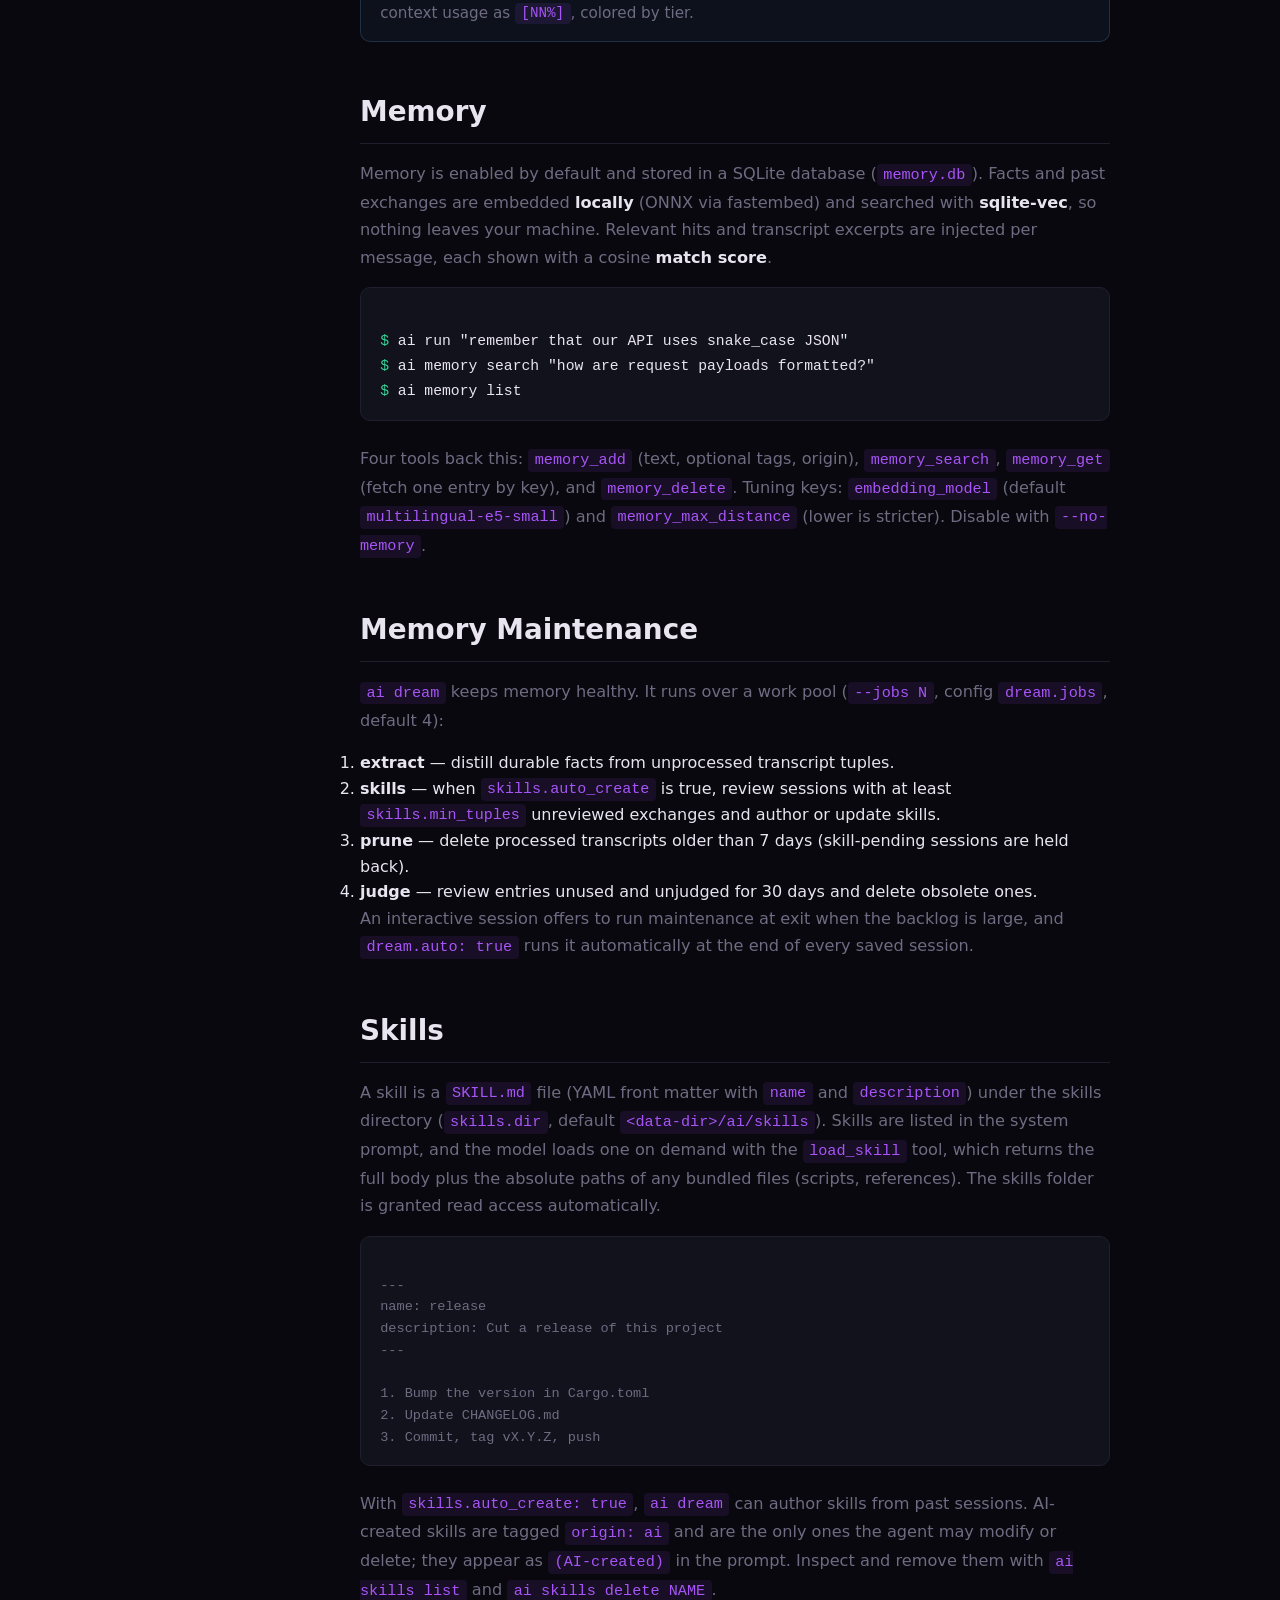
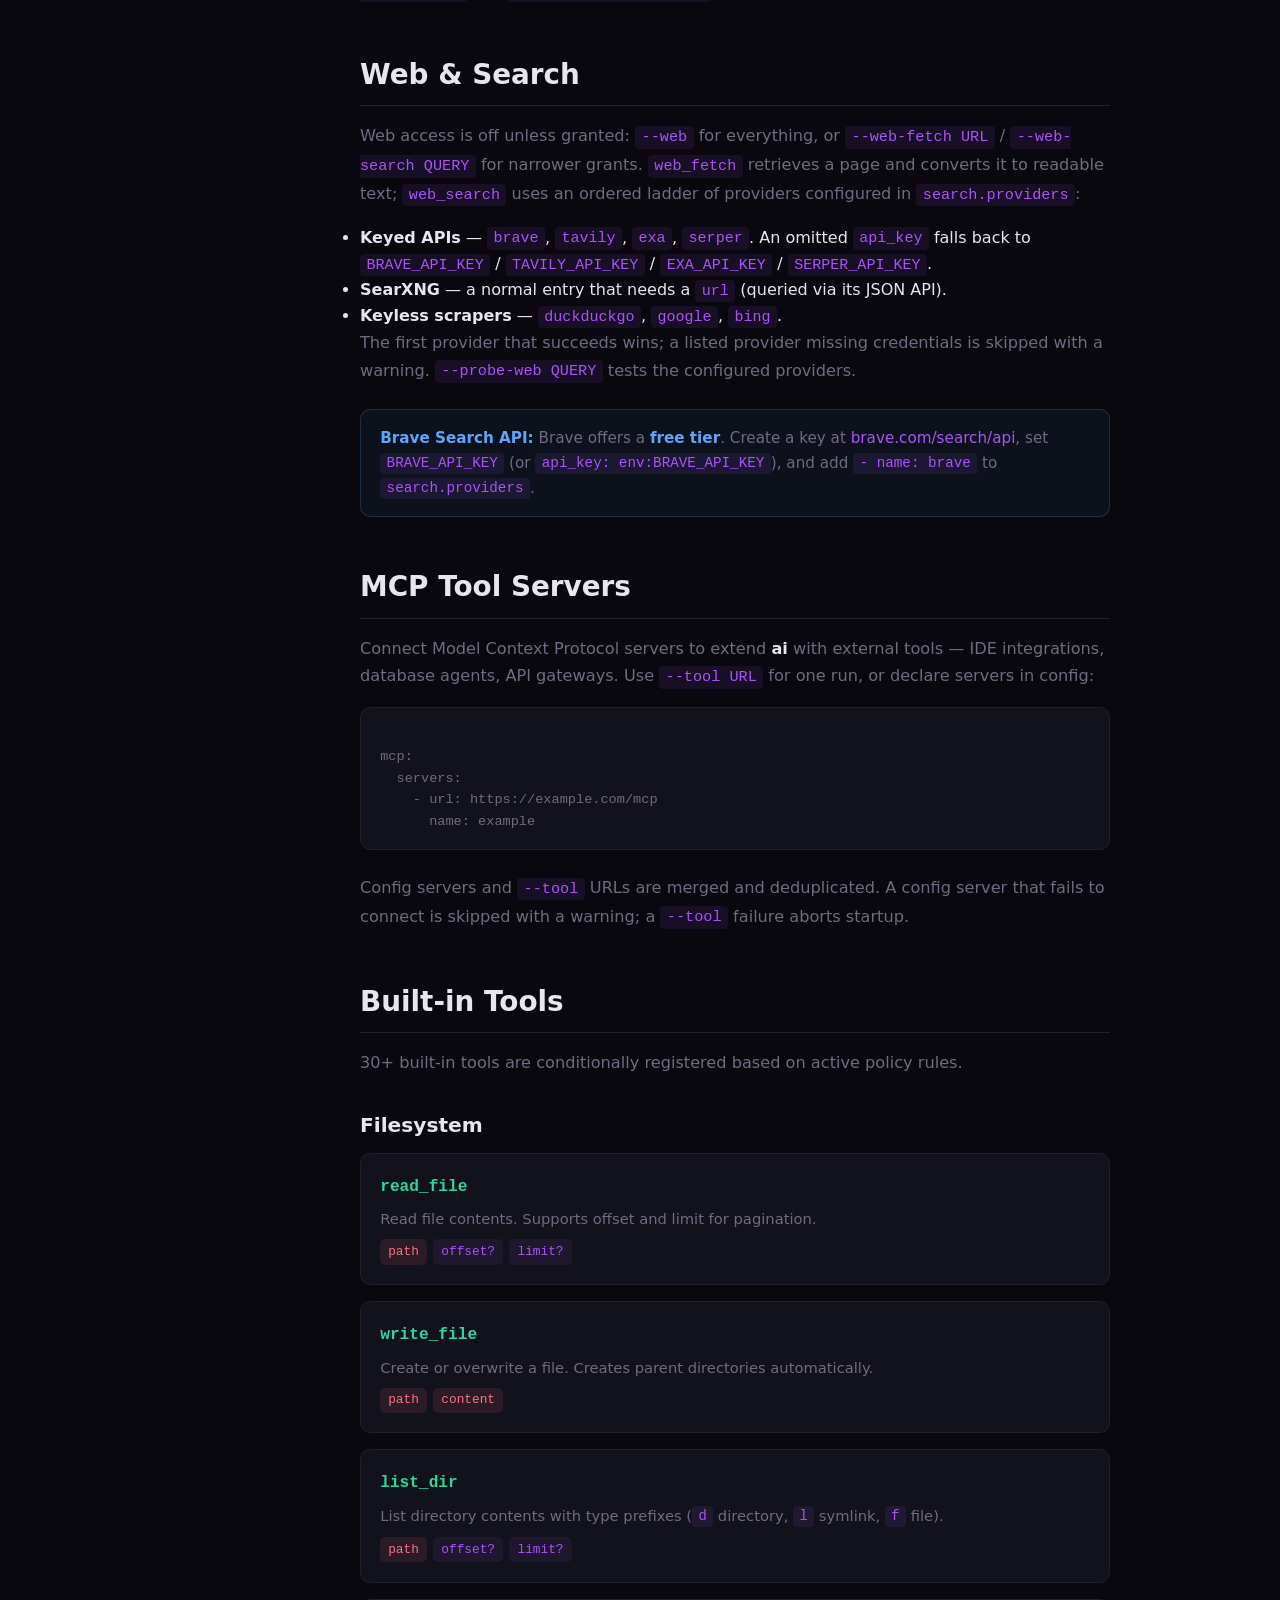
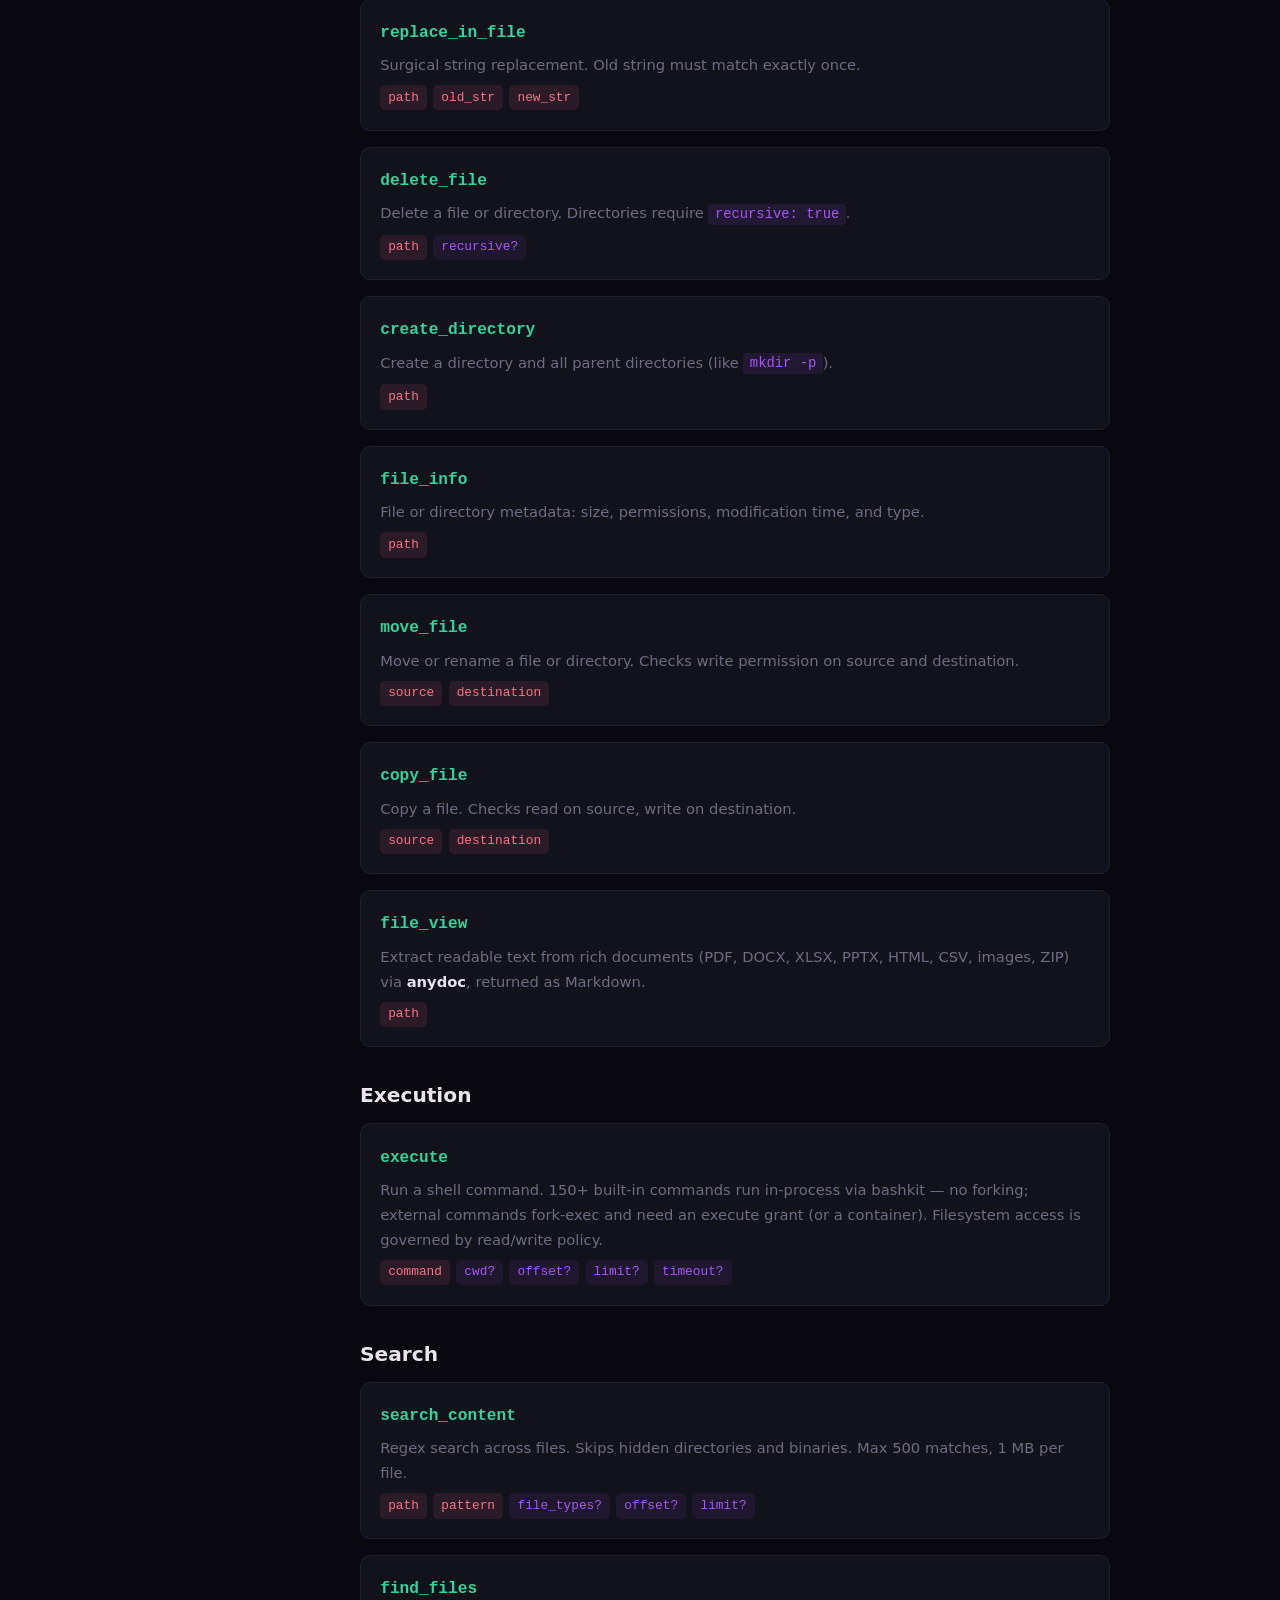
<file: docs.html>
<!DOCTYPE html>
<html lang="en">
<head>
<meta charset="UTF-8">
<meta name="viewport" content="width=device-width, initial-scale=1.0">
<title>Docs — ai</title>
<link rel="stylesheet" href="css/style.css">
</head>
<body>
<div class="gradient-bg"></div>

<nav>
  <div class="logo"><a href="index.html" style="color:inherit;">ai<span>.</span></a></div>
  <div class="nav-links">
    <a href="index.html#features">Features</a>
    <a href="index.html#pricing">Pricing</a>
    <a href="index.html#providers">Providers</a>
    <a href="docs.html" class="active">Docs</a>
  </div>
  <a href="https://github.com/dswd/ai" class="nav-cta" target="_blank" rel="noopener">GitHub</a>
</nav>

<div class="docs-layout">

<aside class="sidebar" id="sidebar">
  <h4>On this page</h4>
  <ul class="toc">
    <li><a href="#overview">Overview</a></li>
    <li><a href="#quickstart">Quickstart</a></li>
    <li><a href="#cli-reference">Commands &amp; Flags</a></li>
    <li><a href="#configuration">Configuration</a></li>
    <li><a href="#providers">Providers</a></li>
    <li><a href="#policy">Access Policy</a></li>
    <li><a href="#containers">Filesystem &amp; Containers</a></li>
    <li><a href="#sessions">Sessions</a></li>
    <li><a href="#memory">Memory</a></li>
    <li><a href="#dream">Memory Maintenance</a></li>
    <li><a href="#skills">Skills</a></li>
    <li><a href="#web">Web &amp; Search</a></li>
    <li><a href="#mcp">MCP Tool Servers</a></li>
    <li><a href="#builtin-tools">Built-in Tools</a>
      <ul class="toc-sub">
        <li><a href="#builtin-tools">Filesystem</a></li>
        <li><a href="#builtin-tools">Execution</a></li>
        <li><a href="#builtin-tools">Search</a></li>
        <li><a href="#builtin-tools">Web</a></li>
        <li><a href="#browser-tools">Browser</a></li>
        <li><a href="#builtin-tools">Memory &amp; other</a></li>
      </ul>
    </li>
    <li><a href="#inline-help">Inline Help</a></li>
    <li><a href="#output">Output &amp; Thinking</a></li>
    <li><a href="#setup">Setup</a></li>
  </ul>
</aside>

<main class="content">

<h1>Documentation</h1>
<p>Everything you need to use <strong>ai</strong> effectively. From your first prompt to advanced policy configuration.</p>

<section id="overview">
<h2>Overview</h2>
<p><strong>ai</strong> is a single-binary Rust CLI agent. <code>ai run "PROMPT"</code> performs a one-shot request (or read the prompt from <code>stdin</code>); bare <code>ai</code> starts an interactive session. The response streams to <code>stdout</code>, while thinking and tool calls go to <code>stderr</code>, so results pipe cleanly into other commands.</p>
<p>The model starts with <strong>only what you give it</strong> — no filesystem, no network, no shell. Every capability beyond a plain answer is opt-in via CLI flags or a declarative policy file. Two exceptions are on by default: local <strong>semantic memory</strong> (disable with <code>--no-memory</code>) and <strong>session persistence</strong> (disable with <code>--no-session</code>).</p>

<div class="info-callout">
  <strong>Providers:</strong> native OpenAI and Anthropic APIs, every OpenAI/Anthropic-compatible endpoint via <code>api_base</code> + <code>flavor</code>, and the full <a href="https://models.dev" target="_blank" rel="noopener">models.dev</a> catalog.
</div>
</section>

<section id="quickstart">
<h2>Quickstart</h2>

<div class="cmd-block"><span class="prompt">$</span> ai run "explain this regex: ^(?=.*[A-Z])(?=.*\d).{8,}$"</div>

<div class="cmd-block"><span class="prompt">$</span> cat data.csv <span class="flag">|</span> ai run "summarize the trends in this CSV"</div>

<div class="cmd-block"><span class="prompt">$</span> ai run <span class="flag">-x</span> <span class="arg">cargo,git</span> <span class="flag">-r</span> <span class="arg">./src/**</span> <span class="flag">-w</span> <span class="arg">./src/**</span> "fix all compiler warnings"</div>

<div class="cmd-block"><span class="prompt">$</span> ai setup</div>

<p>Run <code>ai setup</code> once to pick a provider and model. After that, <code>ai</code> (no arguments) drops you into an interactive session that remembers the conversation and can resume it later.</p>
</section>

<section id="cli-reference">
<h2>Commands &amp; Flags</h2>
<p>Value flags accept either <code>--flag value</code> or <code>--flag=value</code>.</p>

<h3>Commands</h3>
<table class="flag-table">
<tr><th>Command</th><th>Description</th></tr>
<tr><td><code class="flag">ai</code></td><td>Start an interactive session (the default with no subcommand).</td></tr>
<tr><td><code class="flag">ai run <span class="arg">PROMPT</span></code></td><td>One-shot request. If <code>PROMPT</code> is absent, read it from <code>stdin</code> (<code>cat f | ai run</code>).</td></tr>
<tr><td><code class="flag">ai session list</code></td><td>List saved sessions (the current one is marked <code>*</code>).</td></tr>
<tr><td><code class="flag">ai session delete <span class="arg">NAME</span></code></td><td>Delete a session by name.</td></tr>
<tr><td><code class="flag">ai memory list</code></td><td>List stored memory facts.</td></tr>
<tr><td><code class="flag">ai memory search <span class="arg">QUERY</span></code></td><td>Semantic search across memory and past transcripts, with match scores.</td></tr>
<tr><td><code class="flag">ai skills list</code></td><td>List discovered skills with their origin (user/AI) and path.</td></tr>
<tr><td><code class="flag">ai skills delete <span class="arg">NAME</span></code></td><td>Delete a skill's folder (SKILL.md plus bundled files).</td></tr>
<tr><td><code class="flag">ai dream <span class="flag">[--jobs <span class="arg">N</span>]</span></code></td><td>Run memory maintenance (see <a href="#dream">Memory Maintenance</a>).</td></tr>
<tr><td><code class="flag">ai setup <span class="arg">[FILE]</span></code></td><td>Interactive provider/model wizard plus AI config editing (see <a href="#setup">Setup</a>).</td></tr>
<tr><td><code class="flag">ai completions <span class="arg">SHELL</span></code></td><td>Print a shell completion script (bash, zsh, fish, …) and exit.</td></tr>
</table>

<h3>Global flags</h3>
<table class="flag-table">
<tr><th>Flag</th><th>Description</th></tr>
<tr><td><code class="flag">-c</code>, <code class="flag">--config <span class="arg">FILE</span></code></td><td>Load configuration from FILE (default <code>~/.config/ai/config.yaml</code>).</td></tr>
<tr><td><code class="flag">--provider <span class="arg">PROVIDER</span></code>, <code class="flag">--model <span class="arg">MODEL</span></code></td><td>Override the provider or model for this run.</td></tr>
<tr><td><code class="flag">--system <span class="arg">PROMPT</span></code></td><td>Override the system prompt for this invocation.</td></tr>
<tr><td><code class="flag">-s</code>, <code class="flag">--session-name <span class="arg">NAME</span></code></td><td>Name the session, or continue the most recent session with that name (an undated NAME matches across dates).</td></tr>
<tr><td><code class="flag">--no-session</code></td><td>Do not read or write a session; run stateless.</td></tr>
<tr><td><code class="flag">--no-memory</code></td><td>Disable persistent memory for this run.</td></tr>
<tr><td><code class="flag">-r</code>, <code class="flag">--read <span class="arg">PATH</span></code></td><td>Allow read-only access to PATH. Repeatable; supports globs.</td></tr>
<tr><td><code class="flag">-w</code>, <code class="flag">--write <span class="arg">PATH</span></code></td><td>Allow read/write access to PATH. Repeatable; also grants read.</td></tr>
<tr><td><code class="flag">-x</code>, <code class="flag">--execute <span class="arg">PATTERN</span></code></td><td>Allow execution of PATTERN (comma-separated names). Repeatable.</td></tr>
<tr><td><code class="flag">--web</code></td><td>Allow all web access (fetch and search).</td></tr>
<tr><td><code class="flag">--web-fetch <span class="arg">PATTERN</span></code>, <code class="flag">--web-search <span class="arg">PATTERN</span></code></td><td>Narrow web access to matching URLs / queries. Repeatable.</td></tr>
<tr><td><code class="flag">--proxy <span class="arg">URL</span></code></td><td>Route web requests through a proxy (<code>http://…</code> or <code>socks5h://…</code>).</td></tr>
<tr><td><code class="flag">-p</code>, <code class="flag">--policy <span class="arg">FILE</span></code></td><td>Load access policy from FILE. CLI rules take precedence.</td></tr>
<tr><td><code class="flag">-i</code>, <code class="flag">--ask</code></td><td>When a tool needs a resource not covered by any allow rule, ask you to approve or deny.</td></tr>
<tr><td><code class="flag">-t</code>, <code class="flag">--tool <span class="arg">URL</span></code></td><td>Connect to an MCP tool server. Repeatable.</td></tr>
<tr><td><code class="flag">-X</code>, <code class="flag">--container <span class="arg">[IMAGE]</span></code></td><td>Run external commands in a container (default <code>debian:stable-slim</code>).</td></tr>
<tr><td><code class="flag">--container-runtime <span class="arg">RUNTIME</span></code>, <code class="flag">--no-container</code></td><td>Choose <code>auto</code>/<code>docker</code>/<code>podman</code>, or ignore a configured container.</td></tr>
<tr><td><code class="flag">-y</code>, <code class="flag">--yolo</code></td><td>Grant <strong>all</strong> permissions. Dangerous.</td></tr>
<tr><td><code class="flag">--max-tokens <span class="arg">N</span></code>, <code class="flag">--max-turns <span class="arg">N</span></code></td><td>Cap output tokens, or agent turns (tool rounds; default 100).</td></tr>
<tr><td><code class="flag">--thinking <span class="arg">[TOKENS]</span></code></td><td>Enable extended reasoning (default 16,000 tokens).</td></tr>
<tr><td><code class="flag">-v</code>/<code class="flag">--verbose</code>, <code class="flag">-q</code>/<code class="flag">--quiet</code>, <code class="flag">--no-color</code></td><td>Debug logging, quieter output, and disabled ANSI colors.</td></tr>
</table>

<h3>Examples</h3>

<div class="cmd-block">
<span class="prompt"># ask a question (no tools)</span>
<span class="prompt">$</span> ai run "what does the borrow checker enforce?"

<span class="prompt"># give it filesystem access</span>
<span class="prompt">$</span> ai run <span class="flag">-r</span> <span class="arg">./src/**</span> "refactor the auth module"
<span class="prompt">$</span> ai run <span class="flag">-w</span> <span class="arg">./src/**</span> "add input validation to handlers.rs"

<span class="prompt"># allow specific commands</span>
<span class="prompt">$</span> ai run <span class="flag">-x</span> <span class="arg">cargo,git</span> "build and check for warnings"

<span class="prompt"># web access</span>
<span class="prompt">$</span> ai run <span class="flag">--web</span> "what changed in the latest Rust release?"
<span class="prompt">$</span> ai run <span class="flag">--web-fetch</span> <span class="arg">https://docs.rs/**</span> "summarize the serde docs"

<span class="prompt"># interactive session with a name</span>
<span class="prompt">$</span> ai <span class="flag">-s</span> <span class="arg">my-project</span> <span class="flag">-r</span> <span class="arg">./**</span> <span class="flag">-w</span> <span class="arg">./**</span> <span class="flag">-x</span> <span class="arg">cargo,git,npm</span>

<span class="prompt"># run external commands in a container</span>
<span class="prompt">$</span> ai run <span class="flag">-X</span> <span class="arg">alpine:latest</span> <span class="flag">-r</span> <span class="arg">./**</span> "run the test suite"

<span class="prompt"># pipe data in</span>
<span class="prompt">$</span> cat error.log <span class="flag">|</span> ai run "find the root cause of these errors"
</div>
</section>

<section id="configuration">
<h2>Configuration</h2>
<p>Config is YAML at <code>~/.config/ai/config.yaml</code> (override with <code>-c</code>). Every field is optional; CLI flags and env vars override config values. Unknown keys warn; <code>ai setup</code> rejects them.</p>

<div class="policy-block">
provider: openai
api_key: env:OPENAI_API_KEY
model: gpt-4o
api_base: https://api.openai.com/v1
system_prompt: You are a helpful CLI assistant.
context_window: 128000
max_tokens: 4096
session_dir: ~/.local/share/ai/sessions
policy: ~/.config/ai/policy.txt
memory: ~/.local/share/ai/memory.db
embedding_model: multilingual-e5-small
memory_max_distance: 0.175
skills:
  dir: ~/.local/share/ai/skills
  auto_create: false
  min_tuples: 10
dream:
  auto: false
  jobs: 4
proxy: socks5h://127.0.0.1:1080
search:
  providers:
    - name: brave
    - name: duckduckgo
mcp:
  servers:
    - url: https://example.com/mcp
      name: example
</div>

<h3>Environment Variables</h3>
<table class="flag-table">
<tr><th>Variable</th><th>Provider</th></tr>
<tr><td><code>OPENAI_API_KEY</code></td><td>OpenAI</td></tr>
<tr><td><code>ANTHROPIC_API_KEY</code></td><td>Anthropic</td></tr>
<tr><td><code>OLLAMA_API_KEY</code></td><td>Ollama</td></tr>
<tr><td><code>GROQ_API_KEY</code></td><td>Groq</td></tr>
<tr><td><code>GEMINI_API_KEY</code></td><td>Google Gemini</td></tr>
<tr><td><code>DEEPSEEK_API_KEY</code></td><td>DeepSeek</td></tr>
<tr><td><code>MISTRAL_API_KEY</code></td><td>Mistral</td></tr>
<tr><td><code>OPENROUTER_API_KEY</code></td><td>OpenRouter</td></tr>
<tr><td><code>XAI_API_KEY</code></td><td>xAI</td></tr>
<tr><td><code>BRAVE_API_KEY</code>, <code>TAVILY_API_KEY</code>, <code>EXA_API_KEY</code>, <code>SERPER_API_KEY</code></td><td>Web search providers</td></tr>
<tr><td><code>HTTP_PROXY</code>, <code>HTTPS_PROXY</code>, <code>ALL_PROXY</code>, <code>NO_PROXY</code></td><td>Web request proxy</td></tr>
</table>
<p>An API key may be a literal or <code>env:VAR_NAME</code>; <code>env:</code> is preferred so secrets stay out of the file.</p>

<h3>Field Reference</h3>
<table class="flag-table">
<tr><th>Field</th><th>Default</th><th>Description</th></tr>
<tr><td><code>provider</code></td><td><code>openai</code></td><td>Provider id (built-in or any models.dev id)</td></tr>
<tr><td><code>flavor</code></td><td>derived</td><td>Request shape: <code>openai</code> or <code>anthropic</code></td></tr>
<tr><td><code>api_key</code></td><td>—</td><td>Key or <code>env:VAR</code> reference</td></tr>
<tr><td><code>api_base</code></td><td>provider default</td><td>Base URL (required for custom endpoints)</td></tr>
<tr><td><code>model</code></td><td><code>gpt-4o</code></td><td>Model name</td></tr>
<tr><td><code>system_prompt</code></td><td>built-in</td><td>Default system prompt</td></tr>
<tr><td><code>max_tokens</code>, <code>thinking</code></td><td>—</td><td>Output cap; extended-thinking budget</td></tr>
<tr><td><code>context_window</code></td><td>provider</td><td>Context size for the usage indicator</td></tr>
<tr><td><code>session_dir</code></td><td><code>&lt;data-dir&gt;/ai/sessions</code></td><td>Session storage</td></tr>
<tr><td><code>policy</code></td><td>—</td><td>Policy file with allow/deny rules</td></tr>
<tr><td><code>memory</code></td><td><code>&lt;data-dir&gt;/ai/memory.db</code></td><td>Persistent memory database (SQLite)</td></tr>
<tr><td><code>embedding_model</code></td><td><code>multilingual-e5-small</code></td><td>Local embedding model for semantic search</td></tr>
<tr><td><code>memory_max_distance</code></td><td><code>0.175</code></td><td>Cosine distance cutoff for injected hits</td></tr>
<tr><td><code>skills.dir</code></td><td><code>&lt;data-dir&gt;/ai/skills</code></td><td>Where <code>SKILL.md</code> files are discovered</td></tr>
<tr><td><code>skills.auto_create</code>, <code>skills.min_tuples</code></td><td><code>false</code>, <code>10</code></td><td>Let <code>ai dream</code> author skills; review threshold</td></tr>
<tr><td><code>dream.auto</code>, <code>dream.jobs</code></td><td><code>false</code>, <code>4</code></td><td>Run maintenance at session end; parallel requests</td></tr>
<tr><td><code>proxy</code></td><td>env</td><td>Proxy URL for web requests</td></tr>
<tr><td><code>search.providers</code></td><td>DuckDuckGo→Google→Bing</td><td>Ordered web-search backends</td></tr>
<tr><td><code>container.default_image</code>, <code>container.runtime</code>, <code>container.network</code></td><td>—, <code>auto</code>, <code>policy</code></td><td>Container isolation settings</td></tr>
<tr><td><code>mcp.servers</code></td><td>—</td><td>External MCP servers <code>{ url, name? }</code></td></tr>
</table>
</section>

<section id="providers">
<h2>Providers</h2>
<p><strong>ai</strong> speaks the OpenAI and Anthropic APIs natively. Any other provider works by setting <code>api_base</code> to its compatible endpoint and choosing the matching <code>flavor</code> (<code>openai</code> or <code>anthropic</code>). Built-ins cover OpenAI, Anthropic, Ollama, Groq, DeepSeek, Google Gemini, Mistral, OpenRouter, xAI, and llamafile; <code>ai setup</code> can also browse the full models.dev catalog.</p>

<div class="cmd-block">
<span class="prompt"># Ollama (local)</span>
<span class="prompt">$</span> ai run <span class="flag">-c</span> <span class="arg">ollama.yaml</span> "explain monads"

<span class="prompt"># Any OpenAI-compatible endpoint</span>
<span class="prompt">$</span> ai run <span class="flag">-c</span> <span class="arg">my-endpoint.yaml</span> "write a fibonacci function"
</div>

<h3>Example configs</h3>

<div class="policy-block">
# ~/.config/ai/openai.yaml
provider: openai
api_key: env:OPENAI_API_KEY
model: gpt-4o
</div>

<div class="policy-block">
# ~/.config/ai/ollama.yaml
provider: openai
flavor: openai
api_base: http://localhost:11434/v1
api_key: ollama
model: llama3.2
</div>

<div class="policy-block">
# ~/.config/ai/anthropic.yaml
provider: anthropic
api_key: env:ANTHROPIC_API_KEY
model: claude-sonnet-4-20250514
</div>
</section>

<section id="policy">
<h2>Access Policy</h2>
<p>The policy engine controls what files, commands, and web resources the model can access. Rules are evaluated <strong>first-match</strong>: the first matching Allow or Deny rule wins. CLI flags (<code>-r</code>, <code>-w</code>, <code>-x</code>, <code>--web</code>) are prepended to policy-file rules and take precedence.</p>

<h3>Actions</h3>
<table class="flag-table">
<tr><th>Action</th><th>Covers</th></tr>
<tr><td><code>read</code></td><td><code>read_file</code>, <code>list_dir</code>, <code>search_content</code>, <code>find_files</code>, <code>file_info</code>, <code>file_view</code></td></tr>
<tr><td><code>write</code></td><td><code>write_file</code>, <code>replace_in_file</code>, <code>delete_file</code>, <code>create_directory</code>, <code>move_file</code>, <code>copy_file</code></td></tr>
<tr><td><code>execute</code></td><td><code>execute</code> (external commands only)</td></tr>
<tr><td><code>web-fetch</code></td><td><code>web_fetch</code>, <code>download_file</code>, browser tools</td></tr>
<tr><td><code>web-search</code></td><td><code>web_search</code></td></tr>
</table>

<h3>Policy File Syntax</h3>
<p>One rule per line. <code>#</code> starts a comment.</p>

<div class="policy-block">
# grant read access to the home projects directory
allow read ~/projects/**

# deny access to secrets subdirectories
deny read ~/projects/**/secrets/**

# allow specific commands (comma-separated)
allow execute cargo,git,npm,npx,rustc

# allow web fetch from docs.rs
allow web-fetch https://docs.rs/**
</div>

<h3>Path Matching</h3>
<p>Path patterns support glob wildcards and are <strong>segment-aware</strong>: <code>/tmp</code> matches <code>/tmp/foo.txt</code> but <em>not</em> <code>/tmpfile</code>. Paths are resolved (symlinks included) before the policy is consulted, so a <code>deny</code> inside an allowed tree is honored. <code>~</code> is expanded.</p>

<h3>Execute Patterns</h3>
<p>The <code>execute</code> tool always runs. 150+ built-in commands (echo, cat, grep, sed, git, curl, …) run inside a virtual bash interpreter (<strong>bashkit</strong>) and are governed by <strong>filesystem read/write policy</strong>, not execute permissions. External commands (e.g. <code>cargo</code>, <code>npm</code>, <code>python</code>) are checked against the execute allowlist. See <a href="#containers">Filesystem &amp; Containers</a> for how containers change this.</p>

<h3>Interactive Ask Mode</h3>
<p>With <code>-i</code>/<code>--ask</code>, an unmatched action prompts you and remembers the choice for the session: allow once, remember the exact target, remember its directory, or deny.</p>

<div class="cmd-block"><span class="prompt">$</span> ai <span class="flag">-i</span> "fix the bug"<br><br>Allow read for /home/user/project/src/auth.rs? [y=once, a=always, r=this dir, N=deny]</div>
</section>

<section id="containers">
<h2>Filesystem &amp; Containers</h2>
<p>Every user-supplied path is resolved and authorized in one checked layer before the operation, so <code>deny</code> rules inside an allowed tree hold and symlink escapes are blocked.</p>
<p>External commands run through bashkit. In-process builtins run without a grant; external commands require <code>-x</code> unless a container is active. When a container is configured (<code>-X</code>/<code>--container[=IMAGE]</code>, default <code>debian:stable-slim</code>, or <code>container.default_image</code>), a single session container starts at agent startup and <strong>every</strong> <code>execute</code> command runs inside it:</p>
<ul>
  <li>Policy read roots are bind-mounted <strong>read-only</strong>, write roots <strong>read-write</strong>; the host filesystem is otherwise invisible.</li>
  <li>The container gets <strong>no network</strong> unless web access is granted (<code>container.network: policy</code>).</li>
  <li><code>--no-container</code> forces host execution; <code>--container-runtime</code> picks docker/podman.</li>
  <li><code>--yolo</code> does <em>not</em> disable the container — it relaxes tool policy only. Whole-filesystem (<code>**</code>) grants are not mountable and are warned about.</li>
</ul>
</section>

<section id="sessions">
<h2>Sessions</h2>
<p>Sessions persist the full message log (tool calls and results included) to JSON. Each session records its provider and model; resuming under a different pair forks a fresh session instead of replaying an incompatible history.</p>

<div class="cmd-block">
<span class="prompt"># start an interactive session with a name</span>
<span class="prompt">$</span> ai <span class="flag">-s</span> <span class="arg">backend-refactor</span>

<span class="prompt"># resume it later (undated names match across dates)</span>
<span class="prompt">$</span> ai <span class="flag">-s</span> <span class="arg">backend-refactor</span>

<span class="prompt"># list / delete sessions</span>
<span class="prompt">$</span> ai session list
<span class="prompt">$</span> ai session delete backend-refactor
</div>

<p><code>ai run</code> and bare <code>ai</code> automatically continue the newest session when it is less than <strong>60 minutes</strong> old and its provider/model match; otherwise a new session starts. One-off sessions are saved only after a successful run. Pass <code>--no-session</code> to run stateless.</p>

<h3>In-Session Commands</h3>
<table class="flag-table">
<tr><th>Command</th><th>Action</th></tr>
<tr><td><code>/exit</code>, <code>/quit</code></td><td>Exit the session</td></tr>
<tr><td><code>/clear</code></td><td>Clear all messages in the session</td></tr>
<tr><td><code>/compact</code></td><td>Summarize the conversation and replace history with the summary</td></tr>
<tr><td><code>/session</code></td><td>Print the current session name</td></tr>
<tr><td><code>/help</code></td><td>Show slash commands — and for anything else about <strong>ai</strong>, just ask</td></tr>
</table>

<div class="info-callout">
  <strong>Context tracking:</strong> the interactive prompt shows session name, container (if any), and context usage as <code>[NN%]</code>, colored by tier.
</div>
</section>

<section id="memory">
<h2>Memory</h2>
<p>Memory is enabled by default and stored in a SQLite database (<code>memory.db</code>). Facts and past exchanges are embedded <strong>locally</strong> (ONNX via fastembed) and searched with <strong>sqlite-vec</strong>, so nothing leaves your machine. Relevant hits and transcript excerpts are injected per message, each shown with a cosine <strong>match score</strong>.</p>

<div class="cmd-block">
<span class="prompt">$</span> ai run "remember that our API uses snake_case JSON"
<span class="prompt">$</span> ai memory search "how are request payloads formatted?"
<span class="prompt">$</span> ai memory list
</div>

<p>Four tools back this: <code>memory_add</code> (text, optional tags, origin), <code>memory_search</code>, <code>memory_get</code> (fetch one entry by key), and <code>memory_delete</code>. Tuning keys: <code>embedding_model</code> (default <code>multilingual-e5-small</code>) and <code>memory_max_distance</code> (lower is stricter). Disable with <code>--no-memory</code>.</p>
</section>

<section id="dream">
<h2>Memory Maintenance</h2>
<p><code>ai dream</code> keeps memory healthy. It runs over a work pool (<code>--jobs N</code>, config <code>dream.jobs</code>, default 4):</p>
<ol>
  <li><strong>extract</strong> — distill durable facts from unprocessed transcript tuples.</li>
  <li><strong>skills</strong> — when <code>skills.auto_create</code> is true, review sessions with at least <code>skills.min_tuples</code> unreviewed exchanges and author or update skills.</li>
  <li><strong>prune</strong> — delete processed transcripts older than 7 days (skill-pending sessions are held back).</li>
  <li><strong>judge</strong> — review entries unused and unjudged for 30 days and delete obsolete ones.</li>
</ol>
<p>An interactive session offers to run maintenance at exit when the backlog is large, and <code>dream.auto: true</code> runs it automatically at the end of every saved session.</p>
</section>

<section id="skills">
<h2>Skills</h2>
<p>A skill is a <code>SKILL.md</code> file (YAML front matter with <code>name</code> and <code>description</code>) under the skills directory (<code>skills.dir</code>, default <code>&lt;data-dir&gt;/ai/skills</code>). Skills are listed in the system prompt, and the model loads one on demand with the <code>load_skill</code> tool, which returns the full body plus the absolute paths of any bundled files (scripts, references). The skills folder is granted read access automatically.</p>

<div class="policy-block">
---
name: release
description: Cut a release of this project
---

1. Bump the version in Cargo.toml
2. Update CHANGELOG.md
3. Commit, tag vX.Y.Z, push
</div>

<p>With <code>skills.auto_create: true</code>, <code>ai dream</code> can author skills from past sessions. AI-created skills are tagged <code>origin: ai</code> and are the only ones the agent may modify or delete; they appear as <code>(AI-created)</code> in the prompt. Inspect and remove them with <code>ai skills list</code> and <code>ai skills delete NAME</code>.</p>
</section>

<section id="web">
<h2>Web &amp; Search</h2>
<p>Web access is off unless granted: <code>--web</code> for everything, or <code>--web-fetch URL</code> / <code>--web-search QUERY</code> for narrower grants. <code>web_fetch</code> retrieves a page and converts it to readable text; <code>web_search</code> uses an ordered ladder of providers configured in <code>search.providers</code>:</p>
<ul>
  <li><strong>Keyed APIs</strong> — <code>brave</code>, <code>tavily</code>, <code>exa</code>, <code>serper</code>. An omitted <code>api_key</code> falls back to <code>BRAVE_API_KEY</code> / <code>TAVILY_API_KEY</code> / <code>EXA_API_KEY</code> / <code>SERPER_API_KEY</code>.</li>
  <li><strong>SearXNG</strong> — a normal entry that needs a <code>url</code> (queried via its JSON API).</li>
  <li><strong>Keyless scrapers</strong> — <code>duckduckgo</code>, <code>google</code>, <code>bing</code>.</li>
</ul>
<p>The first provider that succeeds wins; a listed provider missing credentials is skipped with a warning. <code>--probe-web QUERY</code> tests the configured providers.</p>

<div class="info-callout">
  <strong>Brave Search API:</strong> Brave offers a <strong>free tier</strong>. Create a key at <a href="https://brave.com/search/api/" target="_blank" rel="noopener">brave.com/search/api</a>, set <code>BRAVE_API_KEY</code> (or <code>api_key: env:BRAVE_API_KEY</code>), and add <code>- name: brave</code> to <code>search.providers</code>.
</div>
</section>

<section id="mcp">
<h2>MCP Tool Servers</h2>
<p>Connect Model Context Protocol servers to extend <strong>ai</strong> with external tools — IDE integrations, database agents, API gateways. Use <code>--tool URL</code> for one run, or declare servers in config:</p>

<div class="policy-block">
mcp:
  servers:
    - url: https://example.com/mcp
      name: example
</div>

<p>Config servers and <code>--tool</code> URLs are merged and deduplicated. A config server that fails to connect is skipped with a warning; a <code>--tool</code> failure aborts startup.</p>
</section>

<section id="builtin-tools">
<h2>Built-in Tools</h2>
<p>30+ built-in tools are conditionally registered based on active policy rules.</p>

<h3>Filesystem</h3>
<div class="tool-card">
  <h4><span class="name">read_file</span></h4>
  <p>Read file contents. Supports offset and limit for pagination.</p>
  <div class="params"><span class="required">path</span><span>offset?</span><span>limit?</span></div>
</div>
<div class="tool-card">
  <h4><span class="name">write_file</span></h4>
  <p>Create or overwrite a file. Creates parent directories automatically.</p>
  <div class="params"><span class="required">path</span><span class="required">content</span></div>
</div>
<div class="tool-card">
  <h4><span class="name">list_dir</span></h4>
  <p>List directory contents with type prefixes (<code>d</code> directory, <code>l</code> symlink, <code>f</code> file).</p>
  <div class="params"><span class="required">path</span><span>offset?</span><span>limit?</span></div>
</div>
<div class="tool-card">
  <h4><span class="name">replace_in_file</span></h4>
  <p>Surgical string replacement. Old string must match exactly once.</p>
  <div class="params"><span class="required">path</span><span class="required">old_str</span><span class="required">new_str</span></div>
</div>
<div class="tool-card">
  <h4><span class="name">delete_file</span></h4>
  <p>Delete a file or directory. Directories require <code>recursive: true</code>.</p>
  <div class="params"><span class="required">path</span><span>recursive?</span></div>
</div>
<div class="tool-card">
  <h4><span class="name">create_directory</span></h4>
  <p>Create a directory and all parent directories (like <code>mkdir -p</code>).</p>
  <div class="params"><span class="required">path</span></div>
</div>
<div class="tool-card">
  <h4><span class="name">file_info</span></h4>
  <p>File or directory metadata: size, permissions, modification time, and type.</p>
  <div class="params"><span class="required">path</span></div>
</div>
<div class="tool-card">
  <h4><span class="name">move_file</span></h4>
  <p>Move or rename a file or directory. Checks write permission on source and destination.</p>
  <div class="params"><span class="required">source</span><span class="required">destination</span></div>
</div>
<div class="tool-card">
  <h4><span class="name">copy_file</span></h4>
  <p>Copy a file. Checks read on source, write on destination.</p>
  <div class="params"><span class="required">source</span><span class="required">destination</span></div>
</div>
<div class="tool-card">
  <h4><span class="name">file_view</span></h4>
  <p>Extract readable text from rich documents (PDF, DOCX, XLSX, PPTX, HTML, CSV, images, ZIP) via <strong>anydoc</strong>, returned as Markdown.</p>
  <div class="params"><span class="required">path</span></div>
</div>

<h3>Execution</h3>
<div class="tool-card">
  <h4><span class="name">execute</span></h4>
  <p>Run a shell command. 150+ built-in commands run in-process via bashkit — no forking; external commands fork-exec and need an execute grant (or a container). Filesystem access is governed by read/write policy.</p>
  <div class="params"><span class="required">command</span><span>cwd?</span><span>offset?</span><span>limit?</span><span>timeout?</span></div>
</div>

<h3>Search</h3>
<div class="tool-card">
  <h4><span class="name">search_content</span></h4>
  <p>Regex search across files. Skips hidden directories and binaries. Max 500 matches, 1 MB per file.</p>
  <div class="params"><span class="required">path</span><span class="required">pattern</span><span>file_types?</span><span>offset?</span><span>limit?</span></div>
</div>
<div class="tool-card">
  <h4><span class="name">find_files</span></h4>
  <p>Glob-based file search. Results sorted alphabetically, truncated at 500.</p>
  <div class="params"><span class="required">path</span><span class="required">pattern</span><span>offset?</span><span>limit?</span></div>
</div>

<h3>Web</h3>
<div class="tool-card">
  <h4><span class="name">web_fetch</span></h4>
  <p>Fetch a URL and return text, markdown, or HTML. Max 5 MB response.</p>
  <div class="params"><span class="required">url</span><span>format?</span><span>timeout?</span><span>offset?</span><span>limit?</span></div>
</div>
<div class="tool-card">
  <h4><span class="name">web_search</span></h4>
  <p>Search via the configured provider ladder, with a stealth-browser fallback. Returns titles, URLs, and snippets. Max 20 results.</p>
  <div class="params"><span class="required">query</span><span>num_results?</span><span>offset?</span><span>limit?</span></div>
</div>
<div class="tool-card">
  <h4><span class="name">download_file</span></h4>
  <p>Download a URL to disk. Max 5 MB. Requires write permission on the destination.</p>
  <div class="params"><span class="required">url</span><span class="required">path</span></div>
</div>

<h3 id="browser-tools">Browser</h3>
<div class="tool-card">
  <h4><span class="name">browser_navigate</span></h4>
  <p>Navigate the headless browser to a URL. Returns the page title and content size. Requires web-fetch permission.</p>
  <div class="params"><span class="required">url</span></div>
</div>
<div class="tool-card">
  <h4><span class="name">browser_click</span></h4>
  <p>Click an element by CSS selector, navigating first if a URL is given.</p>
  <div class="params"><span class="required">selector</span><span>url?</span></div>
</div>
<div class="tool-card">
  <h4><span class="name">browser_get_content</span></h4>
  <p>Get the full page content in markdown or raw HTML (after a navigate).</p>
  <div class="params"><span>format?</span><span>offset?</span><span>limit?</span></div>
</div>
<div class="tool-card">
  <h4><span class="name">browser_get_element</span></h4>
  <p>Extract a DOM element by CSS selector in markdown or raw HTML.</p>
  <div class="params"><span class="required">selector</span><span>format?</span><span>offset?</span><span>limit?</span></div>
</div>
<div class="tool-card">
  <h4><span class="name">browser_evaluate</span></h4>
  <p>Execute JavaScript on the current page and return the result as JSON.</p>
  <div class="params"><span class="required">expression</span><span>url?</span></div>
</div>

<h3>Memory &amp; other</h3>
<div class="tool-card">
  <h4><span class="name">memory_add</span></h4>
  <p>Store a fact with optional tags and origin (<code>user</code>/<code>agent</code>). Returns a key. Upserts near-duplicates.</p>
  <div class="params"><span class="required">data</span><span>tags?</span><span>origin?</span></div>
</div>
<div class="tool-card">
  <h4><span class="name">memory_search</span></h4>
  <p>Semantic search over memory and past transcripts. Returns best matches with keys and scores.</p>
  <div class="params"><span class="required">query</span><span>limit?</span></div>
</div>
<div class="tool-card">
  <h4><span class="name">memory_get</span></h4>
  <p>Fetch one memory entry by key, with its full text, tags, origin, and source.</p>
  <div class="params"><span class="required">key</span></div>
</div>
<div class="tool-card">
  <h4><span class="name">memory_delete</span></h4>
  <p>Delete a memory entry by key.</p>
  <div class="params"><span class="required">key</span></div>
</div>
<div class="tool-card">
  <h4><span class="name">load_skill</span></h4>
  <p>Load a skill's instructions by name, plus the absolute paths of its bundled files.</p>
  <div class="params"><span class="required">name</span></div>
</div>
<div class="tool-card">
  <h4><span class="name">manual</span></h4>
  <p>Look up this documentation by topic (commands, flags, configuration, behavior).</p>
  <div class="params"><span>topic?</span></div>
</div>
<div class="tool-card">
  <h4><span class="name">get_current_time</span></h4>
  <p>Return the current date and time.</p>
  <div class="params"></div>
</div>
<div class="tool-card">
  <h4><span class="name">exit_program</span></h4>
  <p>End an interactive session (or <code>ai setup</code>) when the user asks to quit.</p>
  <div class="params"></div>
</div>
</section>

<section id="inline-help">
<h2>Inline Help</h2>
<p>The agent has a <code>manual</code> tool that serves this documentation, the example config, and the generated CLI help. Ask it questions about <strong>ai</strong> itself — flags, config keys, or how a feature works — and it answers from the manual rather than guessing.</p>
<div class="cmd-block">
<span class="prompt">$</span> ai run "how do I set up a container?"
<span class="prompt">$</span> ai run "what does memory_max_distance do?"
</div>
<p>In an interactive session, <code>/help</code> lists the slash commands and reminds you that you can just ask.</p>
</section>

<section id="output">
<h2>Output &amp; Thinking</h2>
<p>Assistant markdown is rendered to ANSI on a terminal and left as raw markdown when piped. A first-token spinner appears while waiting. Use <code>--no-color</code> (or <code>NO_COLOR</code>) to disable styling.</p>

<div class="cmd-block">
<span class="prompt"># quiet: no thinking output, no token stats</span>
<span class="prompt">$</span> ai run <span class="flag">-q</span> "what is 2+2"

<span class="prompt"># verbose: debug-level logging</span>
<span class="prompt">$</span> ai run <span class="flag">-v</span> "explain this code"

<span class="prompt"># extended thinking (Anthropic-flavored providers)</span>
<span class="prompt">$</span> ai run <span class="flag">--thinking</span> <span class="arg">32000</span> "audit this codebase for security vulnerabilities"
</div>

<p>Thinking tokens are counted in the token stats, shown as <code>(in, thinking, out)</code>.</p>
</section>

<section id="setup">
<h2>Setup</h2>
<p><code>ai setup</code> has two phases. First a deterministic wizard: reuse an existing config or detected credentials, otherwise pick a provider and model — browsing the models.dev catalog or entering a custom URL — and confirm with a small connection test. Then an AI conversation edits the rest of the config, saving through a sandboxed, approval-gated tool. The API key is never sent to the model, and an existing config is backed up to <code>config.yaml.bak</code>.</p>

<div class="cmd-block">
<span class="prompt">$</span> ai setup
<span class="prompt">$</span> ai setup /path/to/config.yaml
</div>

<p>Prefer <code>api_key: env:VAR_NAME</code> so keys stay out of the file. Afterwards, <code>ai</code> is ready to use.</p>
</section>

</main>
</div>

<footer>
  Built with Rust &middot; MIT License &middot; Windows, Linux &middot; build from source on macOS
</footer>

<script src="js/main.js"></script>
</body>
</html>
</file>
<file: css/style.css>
*, *::before, *::after { margin: 0; padding: 0; box-sizing: border-box; }
:root {
  --bg: #08080e;
  --surface: #12121c;
  --border: #1f1f30;
  --text: #e8e4f0;
  --dim: #6f6b82;
  --accent: #a855f7;
  --accent-glow: rgba(168, 85, 247, 0.15);
  --green: #34d399;
  --rose: #fb7185;
  --blue: #60a5fa;
  --radius: 16px;
}
body {
  background: var(--bg);
  color: var(--text);
  font-family: 'Inter', system-ui, -apple-system, sans-serif;
  line-height: 1.6;
  overflow-x: hidden;
}
a { color: var(--accent); text-decoration: none; }

.gradient-bg {
  position: fixed; top: 0; left: 0; width: 100%; height: 100%;
  background:
    radial-gradient(ellipse 80% 60% at 50% -10%, rgba(168,85,247,0.06), transparent),
    radial-gradient(ellipse 50% 40% at 80% 80%, rgba(251,113,133,0.04), transparent);
  pointer-events: none; z-index: 0;
}

nav {
  position: relative; z-index: 1;
  display: flex; align-items: center; justify-content: space-between;
  padding: 1.25rem 3rem; max-width: 1200px; margin: 0 auto;
}
.logo { font-weight: 800; font-size: 1.55rem; letter-spacing: -0.02em; }
.logo span { color: var(--accent); }
.nav-links { display: flex; gap: 2rem; }
.nav-links a { color: var(--dim); font-size: 1.03rem; font-weight: 500; transition: color .2s; }
.nav-links a:hover { color: var(--text); }
.nav-links a.active { color: var(--accent); }
.nav-cta {
  background: var(--accent); color: #fff;
  padding: 0.5rem 1.25rem; border-radius: 8px;
  font-size: 0.98rem; font-weight: 600;
  transition: box-shadow .2s;
}
.nav-cta:hover { box-shadow: 0 0 24px var(--accent-glow); }

.hero {
  position: relative; z-index: 1;
  text-align: center; padding: 2.5rem 2rem 2rem;
  max-width: 750px; margin: 0 auto;
}
.hero .badge {
  display: inline-block;
  background: var(--surface); border: 1px solid var(--border);
  border-radius: 100px; padding: 0.3rem 0.9rem;
  font-size: 0.92rem; color: var(--dim); margin-bottom: 1.5rem;
  letter-spacing: 0.05em;
}
.hero h1 {
  font-size: 4.02rem; font-weight: 800; letter-spacing: -0.03em;
  line-height: 1.1; margin-bottom: 1.25rem;
}
.hero h1 .gradient-text {
  background: linear-gradient(135deg, var(--accent), var(--rose));
  -webkit-background-clip: text; -webkit-text-fill-color: transparent;
  background-clip: text;
}
.hero p { color: var(--dim); font-size: 1.26rem; max-width: 500px; margin: 0 auto 2rem; }
.hero-buttons { display: flex; gap: 1rem; justify-content: center; flex-wrap: wrap; }
.btn {
  padding: 0.7rem 1.75rem; border-radius: 10px;
  font-size: 1.09rem; font-weight: 600; cursor: pointer;
  transition: all .2s;
}
.btn-primary {
  background: var(--accent); color: #fff; border: none;
}
.btn-primary:hover { box-shadow: 0 4px 28px var(--accent-glow); }
.btn-outline {
  background: transparent; color: var(--text);
  border: 1px solid var(--border);
}
.btn-outline:hover { border-color: var(--accent); }

.demo {
  position: relative; z-index: 1;
  max-width: 720px; margin: 3rem auto 0;
}
.demo-track {
  overflow: hidden;
  border: 1px solid var(--border);
  border-radius: var(--radius);
  background: var(--surface);
  box-shadow: 0 20px 60px rgba(0,0,0,0.3);
}
.demo-slides { display: flex; transition: transform .4s ease; }
.demo-slide { flex: 0 0 100%; min-width: 0; }
.demo-bar {
  background: #181828; padding: 0.6rem 1rem;
  display: flex; align-items: center; gap: 0.5rem;
  border-bottom: 1px solid var(--border);
}
.dot { width: 10px; height: 10px; border-radius: 50%; }
.dot.r { background: var(--rose); }
.dot.y { background: #f59e0b; }
.dot.g { background: var(--green); }
.demo-url { flex: 1; text-align: center; font-size: 0.86rem; color: var(--dim); }
.demo-body { padding: 1.5rem; font-family: 'JetBrains Mono', monospace; font-size: 0.98rem; }
.demo-line { margin-bottom: 0.6rem; }
.demo-line .pr { color: var(--green); }
.demo-line .in { color: var(--text); }
.demo-line .think { color: var(--blue); }
.demo-line .tool { color: var(--dim); }
.demo-line .out { color: var(--text); }

.demo-nav {
  display: flex; align-items: center; justify-content: center;
  gap: 1rem; margin-top: 1rem;
}
.demo-nav > button {
  background: var(--surface); border: 1px solid var(--border);
  color: var(--text); width: 36px; height: 36px; border-radius: 50%;
  font-size: 0.95rem; cursor: pointer;
  transition: all .15s;
}
.demo-nav > button:hover { border-color: var(--accent); color: var(--accent); }
.demo-dots { display: flex; gap: 0.5rem; }
.demo-dot {
  width: 12px; height: 12px; border-radius: 50%;
  background: var(--border); border: none; cursor: pointer;
  transition: background .2s;
}
.demo-dot.active { background: var(--accent); }

.features {
  position: relative; z-index: 1;
  padding: 7rem 2rem 5rem; max-width: 1100px; margin: 0 auto;
}
.features h2 { text-align: center; font-size: 2.01rem; font-weight: 700; margin-bottom: 0.5rem; }
.features .sub { text-align: center; color: var(--dim); margin-bottom: 3rem; }

.core-card {
  background: var(--surface); border: 1px solid rgba(168,85,247,0.2);
  border-radius: var(--radius); padding: 2rem;
  margin-bottom: 2rem; text-align: center;
  position: relative; overflow: hidden;
}
.core-card::before {
  content: ''; position: absolute; inset: 0;
  background: radial-gradient(ellipse 80% 50% at 50% 0%, rgba(168,85,247,0.06), transparent);
  pointer-events: none;
}
.core-card .icon {
  width: 56px; height: 56px; border-radius: 14px;
  display: flex; align-items: center; justify-content: center;
  font-size: 1.84rem; margin: 0 auto 1rem;
  background: rgba(168,85,247,0.12); color: var(--accent);
}
.core-card h3 { font-size: 1.38rem; font-weight: 700; margin-bottom: 0.5rem; }
.core-card p { color: var(--dim); font-size: 1.03rem; max-width: 640px; margin: 0 auto 1.25rem; line-height: 1.6; }
.core-badges { display: flex; justify-content: center; gap: 0.5rem; flex-wrap: wrap; }
.core-badges span {
  font-size: 0.83rem; font-weight: 600; letter-spacing: 0.05em;
  color: var(--accent); background: rgba(168,85,247,0.08);
  padding: 0.25rem 0.65rem; border-radius: 6px;
}

.opt-connector {
  display: flex; align-items: center; justify-content: center; gap: 0.5rem;
  margin-bottom: 2rem; color: var(--accent); font-size: 0.9rem;
  font-weight: 600; text-transform: uppercase; letter-spacing: 0.08em;
}
.opt-connector::before, .opt-connector::after {
  content: ''; height: 1px; width: 60px;
  background: var(--border);
}

.opt-grid {
  display: grid;
  grid-template-columns: repeat(auto-fit, minmax(260px, 1fr));
  gap: 1.25rem;
}
.opt-card {
  background: var(--bg); border: 1px solid var(--border);
  border-radius: 12px; padding: 1.35rem;
  transition: border-color .2s; position: relative;
}
.opt-card:hover { border-color: rgba(168,85,247,0.3); }
.opt-card .icon {
  width: 38px; height: 38px; border-radius: 8px;
  display: flex; align-items: center; justify-content: center;
  font-size: 1.26rem; margin-bottom: 0.75rem;
}
.opt-card h3 { font-size: 1.09rem; font-weight: 600; margin-bottom: 0.35rem; }
.opt-card p { color: var(--dim); font-size: 0.98rem; line-height: 1.55; }
.opt-card p strong { font-weight: 600; }
.opt-card p code { font-size: 1.01em; }

.icon-purple { background: rgba(168,85,247,0.12); color: var(--accent); }
.icon-green { background: rgba(52,211,153,0.12); color: var(--green); }
.icon-blue { background: rgba(96,165,250,0.12); color: var(--blue); }
.icon-rose { background: rgba(251,113,133,0.12); color: var(--rose); }

.pricing {
  position: relative; z-index: 1;
  padding: 7rem 2rem 5rem; max-width: 1050px; margin: 0 auto;
}
.pricing h2 { text-align: center; font-size: 2.01rem; font-weight: 700; margin-bottom: 2.5rem; }
.pricing .sub { display: none; }

.billing-toggle {
  display: flex; align-items: center; justify-content: center;
  gap: 0.75rem; margin-bottom: 2.5rem;
  font-size: 0.92rem; color: var(--dim); font-weight: 500;
}
.billing-toggle .active { color: var(--text); }
.toggle-switch {
  width: 44px; height: 24px; background: var(--border);
  border-radius: 12px; position: relative; cursor: pointer;
  transition: background .2s; outline-offset: 2px;
}
.toggle-switch:focus-visible { outline: 2px solid var(--accent); }
.toggle-switch.yearly { background: var(--accent); }
.toggle-knob {
  position: absolute; top: 2px; left: 2px;
  width: 20px; height: 20px; background: #fff;
  border-radius: 50%; transition: transform .2s;
}
.toggle-switch.yearly .toggle-knob { transform: translateX(20px); }

.price-grid {
  display: grid;
  grid-template-columns: repeat(auto-fit, minmax(280px, 1fr));
  gap: 1.25rem;
}
.price-card {
  background: var(--surface); border: 1px solid var(--border);
  border-radius: var(--radius); padding: 2rem;
  position: relative; display: flex; flex-direction: column;
}
.price-card.featured {
  border-color: rgba(168,85,247,0.4);
  box-shadow: 0 0 40px rgba(168,85,247,0.08);
}
.price-badge {
  position: absolute; top: -10px; left: 50%; transform: translateX(-50%);
  background: var(--accent); color: #fff; font-size: 0.72rem;
  font-weight: 700; letter-spacing: 0.05em;
  padding: 0.2rem 0.8rem; border-radius: 6px;
}
.price-name { font-size: 1.09rem; font-weight: 700; margin-bottom: 0.75rem; }
.price-amount { font-size: 2.76rem; font-weight: 800; margin-bottom: 0.5rem; }
.price-amount .currency { font-size: 1.38rem; vertical-align: super; }
.price-amount .period { font-size: 0.92rem; color: var(--dim); font-weight: 500; }
.price-amount .discount { color: var(--green); font-size: 0.78rem; }
.price-desc { color: var(--dim); font-size: 0.86rem; line-height: 1.5; margin-bottom: 1.5rem; }
.price-features { list-style: none; margin-bottom: 2rem; flex: 1; }
.price-features li {
  padding: 0.4rem 0; font-size: 0.89rem; color: var(--text);
  border-bottom: 1px solid var(--border);
}
.price-features li::before { content: '\2713'; color: var(--green); font-weight: 600; font-size: 1.2rem; padding-right: 0.5rem; }
.price-btn {
  display: block; text-align: center; padding: 0.7rem;
  border-radius: 10px; font-weight: 600; font-size: 0.95rem;
  border: 1px solid var(--border); color: var(--text);
  text-decoration: none; transition: all .15s;
}
.price-btn:hover { border-color: var(--accent); }
.price-btn.primary { background: var(--accent); color: #fff; border-color: var(--accent); }
.price-btn.primary:hover { box-shadow: 0 4px 24px var(--accent-glow); }
.price-punchline {
  text-align: center; margin-top: 3rem;
  font-size: 1.38rem; font-weight: 700; color: var(--accent);
}

.providers {
  position: relative; z-index: 1;
  padding: 7rem 2rem 5rem; max-width: 950px; margin: 0 auto;
}
.providers h2 { text-align: center; font-size: 2.01rem; font-weight: 700; margin-bottom: 0.35rem; }
.providers .sub { text-align: center; color: var(--dim); margin-bottom: 2rem; font-size: 0.92rem; }
.prov-grid {
  display: grid;
  grid-template-columns: repeat(auto-fit, minmax(210px, 1fr));
  gap: 0.7rem;
}
.prov-card {
  background: var(--surface); border: 1px solid var(--border);
  border-radius: 10px; padding: 0.85rem 1rem;
  display: flex; align-items: center; gap: 0.7rem;
  color: var(--text); text-decoration: none;
  transition: border-color .15s;
}
.prov-card:hover { border-color: var(--accent); }
.prov-card img { width: 22px; height: 22px; flex-shrink: 0; }
.prov-card .fallback {
  width: 22px; height: 22px; border-radius: 4px; flex-shrink: 0;
  display: flex; align-items: center; justify-content: center;
  font-size: 0.65rem; font-weight: 800;
}
.prov-card .name { font-weight: 600; font-size: 0.92rem; }
.prov-card .detail { color: var(--dim); font-size: 0.78rem; }

.install {
  position: relative; z-index: 1;
  padding: 7rem 2rem 5rem; max-width: 700px; margin: 0 auto;
}
.install h2 { text-align: center; font-size: 2.01rem; font-weight: 700; margin-bottom: 0.35rem; }
.install .sub { text-align: center; color: var(--dim); margin-bottom: 1.5rem; font-size: 0.92rem; }
.install-tabs { display: flex; gap: 0.5rem; justify-content: center; margin-bottom: 1rem; }
.install-tab {
  background: var(--surface); border: 1px solid var(--border);
  border-radius: 8px; padding: 0.4rem 0.9rem;
  font-size: 0.86rem; font-weight: 500; color: var(--dim);
  cursor: pointer; transition: all .15s;
}
.install-tab.active { border-color: var(--accent); color: var(--text); background: rgba(168,85,247,0.08); }
.install-tab:hover { border-color: var(--accent); }
.install-pane { display: none; }
.install-pane.active { display: block; }
.install-cmd {
  background: var(--surface); border: 1px solid var(--border);
  border-radius: 10px; padding: 0.85rem 1.1rem; margin-bottom: 0.5rem;
  font-family: 'JetBrains Mono', monospace; font-size: 0.92rem;
  display: flex; align-items: center; justify-content: space-between; gap: 1rem;
}
.install-cmd code { background: none; padding: 0; color: var(--text); font-size: inherit; }
.install-cmd .prompt { color: var(--dim); user-select: none; }
.install-label {
  color: var(--dim); font-size: 0.92rem; font-weight: 500;
  text-align: center; margin-top: 1.25rem;
}
.install-label strong { color: var(--accent); }
.copy-btn {
  background: none; border: 1px solid var(--border);
  color: var(--dim); font-size: 0.8rem; padding: 0.25rem 0.6rem;
  border-radius: 6px; cursor: pointer; font-family: inherit;
  transition: all .15s; white-space: nowrap;
}
.copy-btn:hover { border-color: var(--accent); color: var(--text); }
.copy-btn.copied { border-color: var(--green); color: var(--green); }
.dl-grid {
  display: grid;
  grid-template-columns: repeat(auto-fit, minmax(160px, 1fr));
  gap: 0.6rem;
}
.dl-link {
  display: flex; align-items: center; gap: 0.5rem;
  background: var(--surface); border: 1px solid var(--border);
  border-radius: 8px; padding: 0.55rem 0.85rem;
  color: var(--text); font-size: 0.83rem; font-weight: 500;
  transition: border-color .15s; text-decoration: none;
}
.dl-link:hover { border-color: var(--accent); }
.dl-link .os { font-size: 1.03rem; }
.dl-icon {
  width: 48px; height: 48px; flex-shrink: 0;
  border-radius: 50%; background: #e8e4f0;
  padding: 6px;
}

footer {
  position: relative; z-index: 1;
  text-align: center; padding: 2rem;
  color: var(--dim); font-size: 0.92rem;
  border-top: 1px solid var(--border);
  max-width: 1100px; margin: 0 auto;
}

/* --- docs layout --- */

.docs-layout { position: relative; z-index: 1; display: flex; max-width: 1200px; margin: 0 auto; padding: 2rem; gap: 3rem; }

.sidebar {
  position: sticky; top: 2rem; align-self: flex-start;
  width: 240px; flex-shrink: 0;
  max-height: calc(100vh - 4rem); overflow-y: auto;
}
.sidebar h4 {
  font-size: 0.78rem; font-weight: 700; text-transform: uppercase;
  letter-spacing: 0.08em; color: var(--dim); margin-bottom: 0.75rem;
}
.toc { list-style: none; display: flex; flex-direction: column; gap: 0.15rem; }
.toc a {
  display: block; padding: 0.35rem 0.65rem;
  border-radius: 6px; font-size: 0.89rem; color: var(--dim);
  transition: all .15s; border-left: 2px solid transparent;
}
.toc a:hover { color: var(--text); background: rgba(168,85,247,0.06); }
.toc a.active { color: var(--accent); border-left-color: var(--accent); background: rgba(168,85,247,0.08); }
.toc .toc-sub { padding-left: 1.25rem; font-size: 0.83rem; }

.content { flex: 1; min-width: 0; max-width: 750px; }
.content h1 {
  font-size: 2.76rem; font-weight: 800; letter-spacing: -0.03em;
  margin-bottom: 0.5rem; line-height: 1.15;
}
.content h2 {
  font-size: 1.74rem; font-weight: 700; margin-top: 3rem; margin-bottom: 1rem;
  padding-bottom: 0.5rem; border-bottom: 1px solid var(--border);
}
.content h3 { font-size: 1.26rem; font-weight: 600; margin-top: 2rem; margin-bottom: 0.75rem; }
.content p { color: var(--dim); margin-bottom: 1rem; font-size: 1.01rem; line-height: 1.7; }

.content strong { color: var(--text); }
.content code {
  font-family: 'JetBrains Mono', monospace;
  background: rgba(168,85,247,0.1); color: var(--accent);
  padding: 0.15rem 0.4rem; border-radius: 4px; font-size: 0.94em;
}

.cmd-block {
  background: var(--surface); border: 1px solid var(--border);
  border-radius: 10px; padding: 1rem 1.2rem; margin: 1rem 0 1.5rem;
  font-family: 'JetBrains Mono', monospace; font-size: 0.92rem;
  overflow-x: auto; line-height: 1.7; white-space: pre-line;
}
.cmd-block .prompt { color: var(--green); user-select: none; }
.cmd-block .flag { color: var(--accent); }
.cmd-block .arg { color: var(--blue); }
.cmd-block .dim { color: var(--dim); }

.policy-block {
  background: var(--surface); border: 1px solid var(--border);
  border-radius: 10px; padding: 1rem 1.2rem; margin: 1rem 0 1.5rem;
  font-family: 'JetBrains Mono', monospace; font-size: 0.85rem;
  white-space: pre; overflow-x: auto; color: var(--dim);
}

.info-callout {
  background: rgba(96,165,250,0.06); border: 1px solid rgba(96,165,250,0.2);
  border-radius: 10px; padding: 1rem 1.2rem; margin: 1.5rem 0;
  font-size: 0.95rem; color: var(--dim);
}
.info-callout strong { color: var(--blue); }

.warn-callout {
  background: rgba(251,113,133,0.06); border: 1px solid rgba(251,113,133,0.2);
  border-radius: 10px; padding: 1rem 1.2rem; margin: 1.5rem 0;
  font-size: 0.95rem; color: var(--dim);
}
.warn-callout strong { color: var(--rose); }

.flag-table {
  width: 100%; border-collapse: collapse; margin: 1rem 0 1.5rem;
  font-size: 0.92rem;
}
.flag-table th {
  text-align: left; padding: 0.6rem 0.75rem;
  background: var(--surface); border-bottom: 1px solid var(--border);
  font-weight: 600; font-size: 0.83rem; color: var(--dim);
  text-transform: uppercase; letter-spacing: 0.05em;
}
.flag-table td {
  padding: 0.55rem 0.75rem; border-bottom: 1px solid var(--border);
  color: var(--dim); vertical-align: top;
}
.flag-table td:first-child { font-family: 'JetBrains Mono', monospace; color: var(--accent); font-weight: 500; }
.flag-table tr:hover td { background: rgba(168,85,247,0.04); }

.tool-card {
  background: var(--surface); border: 1px solid var(--border);
  border-radius: 10px; padding: 1.2rem; margin-bottom: 1rem;
}
.tool-card h4 { font-size: 1.01rem; font-weight: 600; margin-bottom: 0.35rem; }
.tool-card h4 .name { color: var(--green); font-family: 'JetBrains Mono', monospace; }
.tool-card p { font-size: 0.92rem; margin-bottom: 0; }
.tool-card .params {
  margin-top: 0.5rem; display: flex; gap: 0.4rem; flex-wrap: wrap;
}
.tool-card .params span {
  padding: 0.15rem 0.5rem; border-radius: 5px;
  font-size: 0.8rem; font-family: 'JetBrains Mono', monospace;
  background: rgba(168,85,247,0.08); color: var(--accent);
}
.tool-card .params span.required { background: rgba(251,113,133,0.1); color: var(--rose); }
</file>
